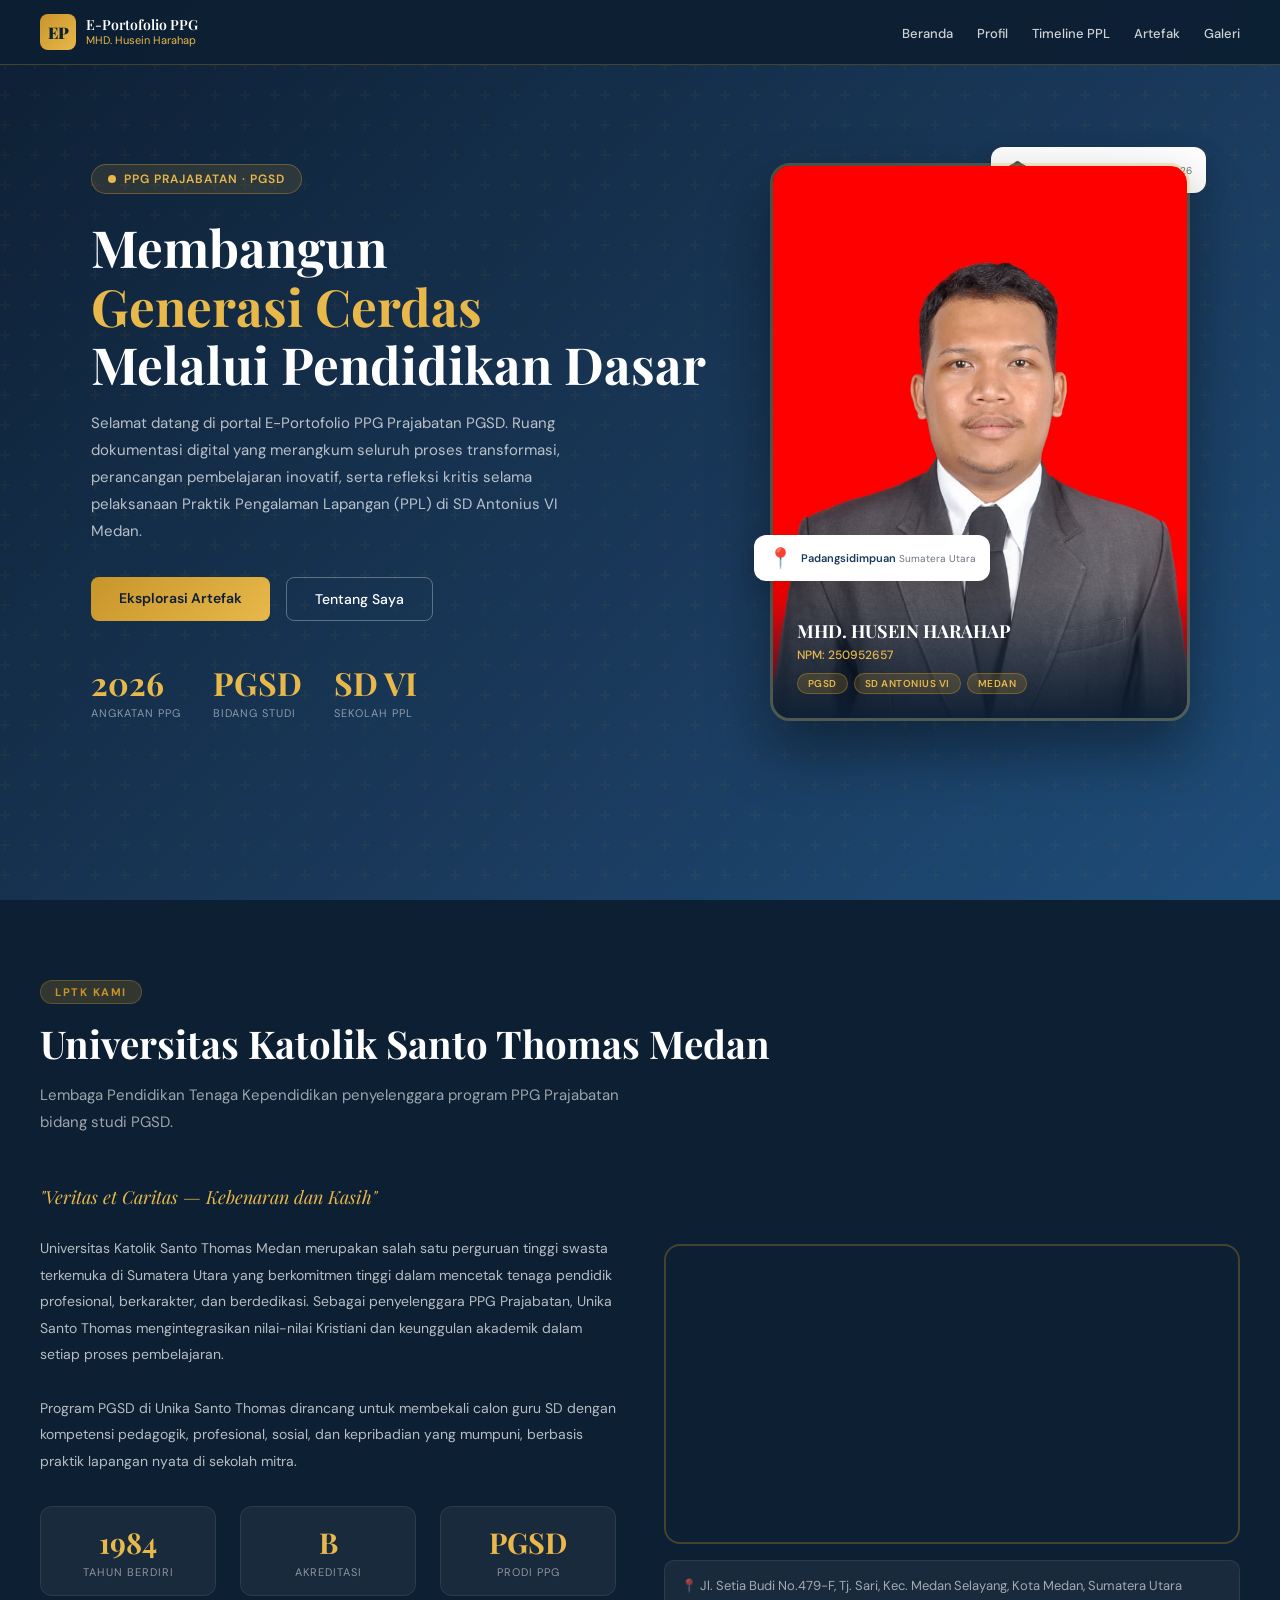
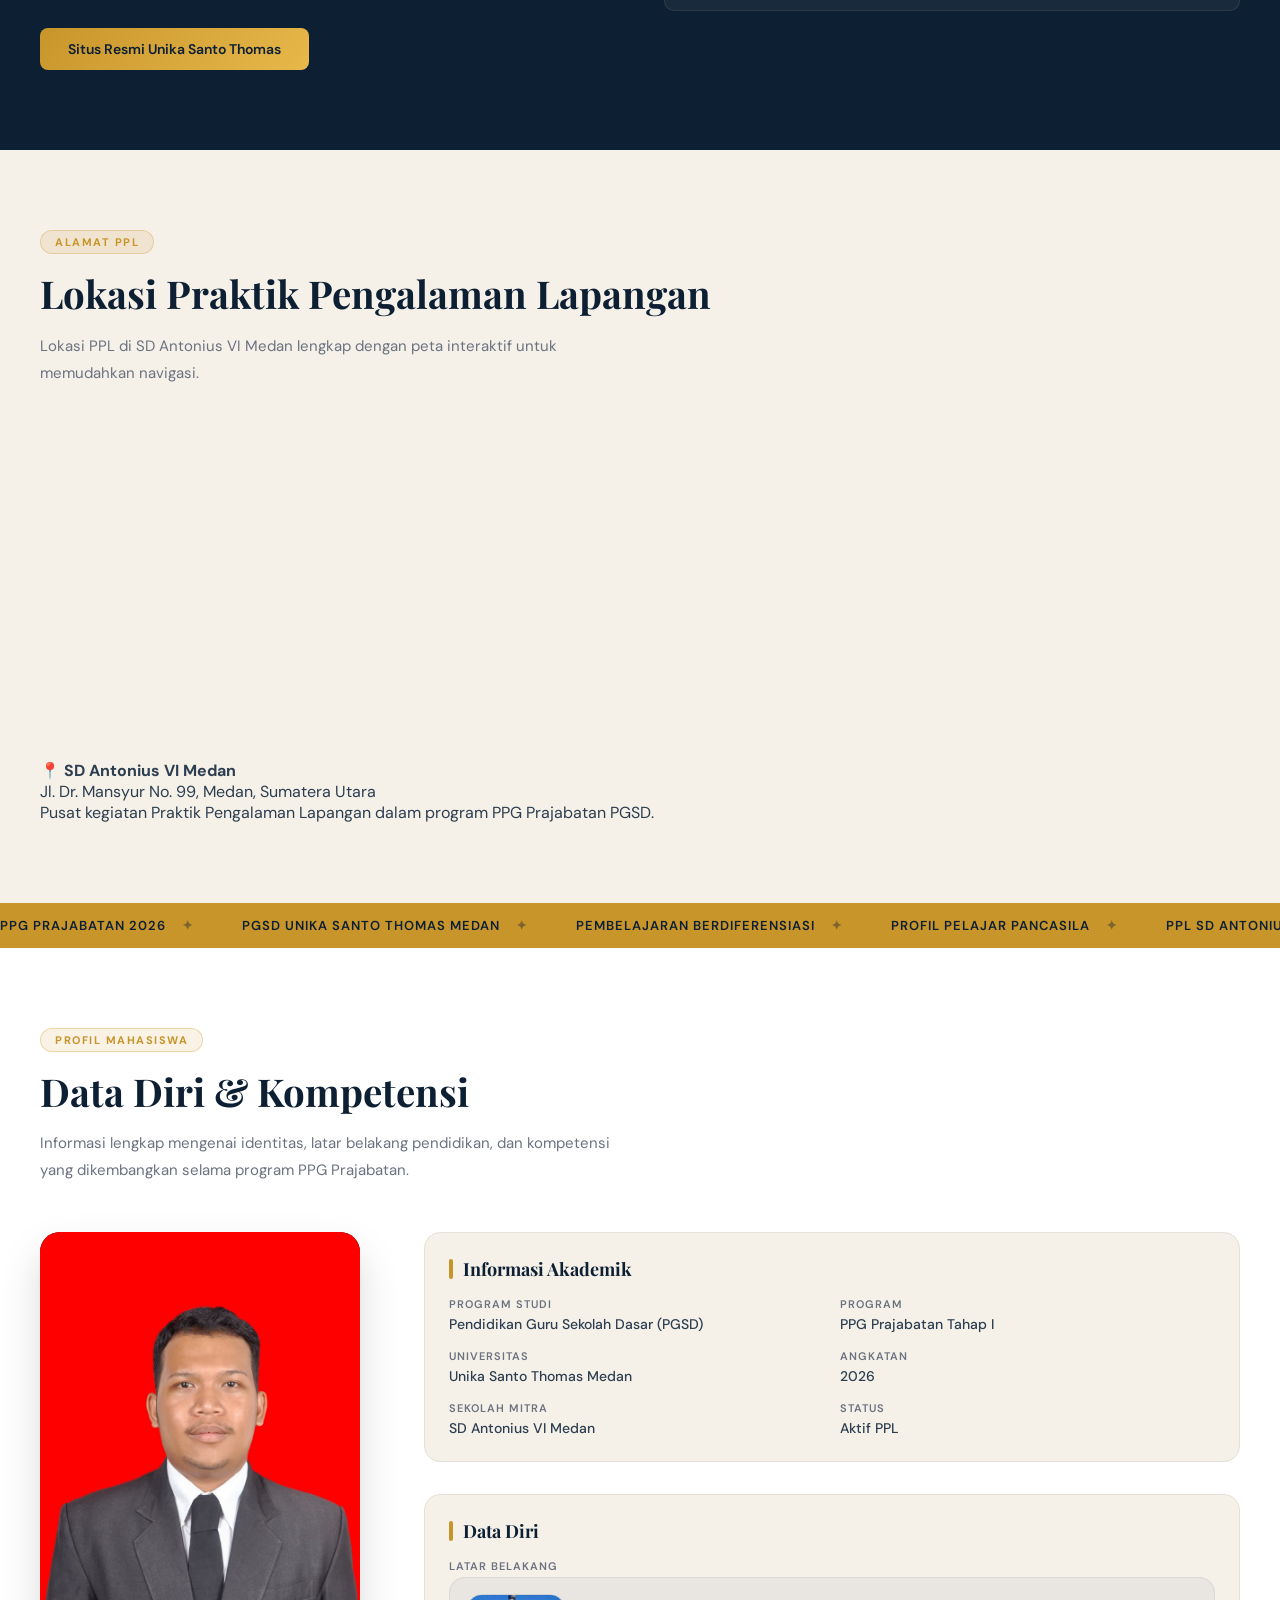
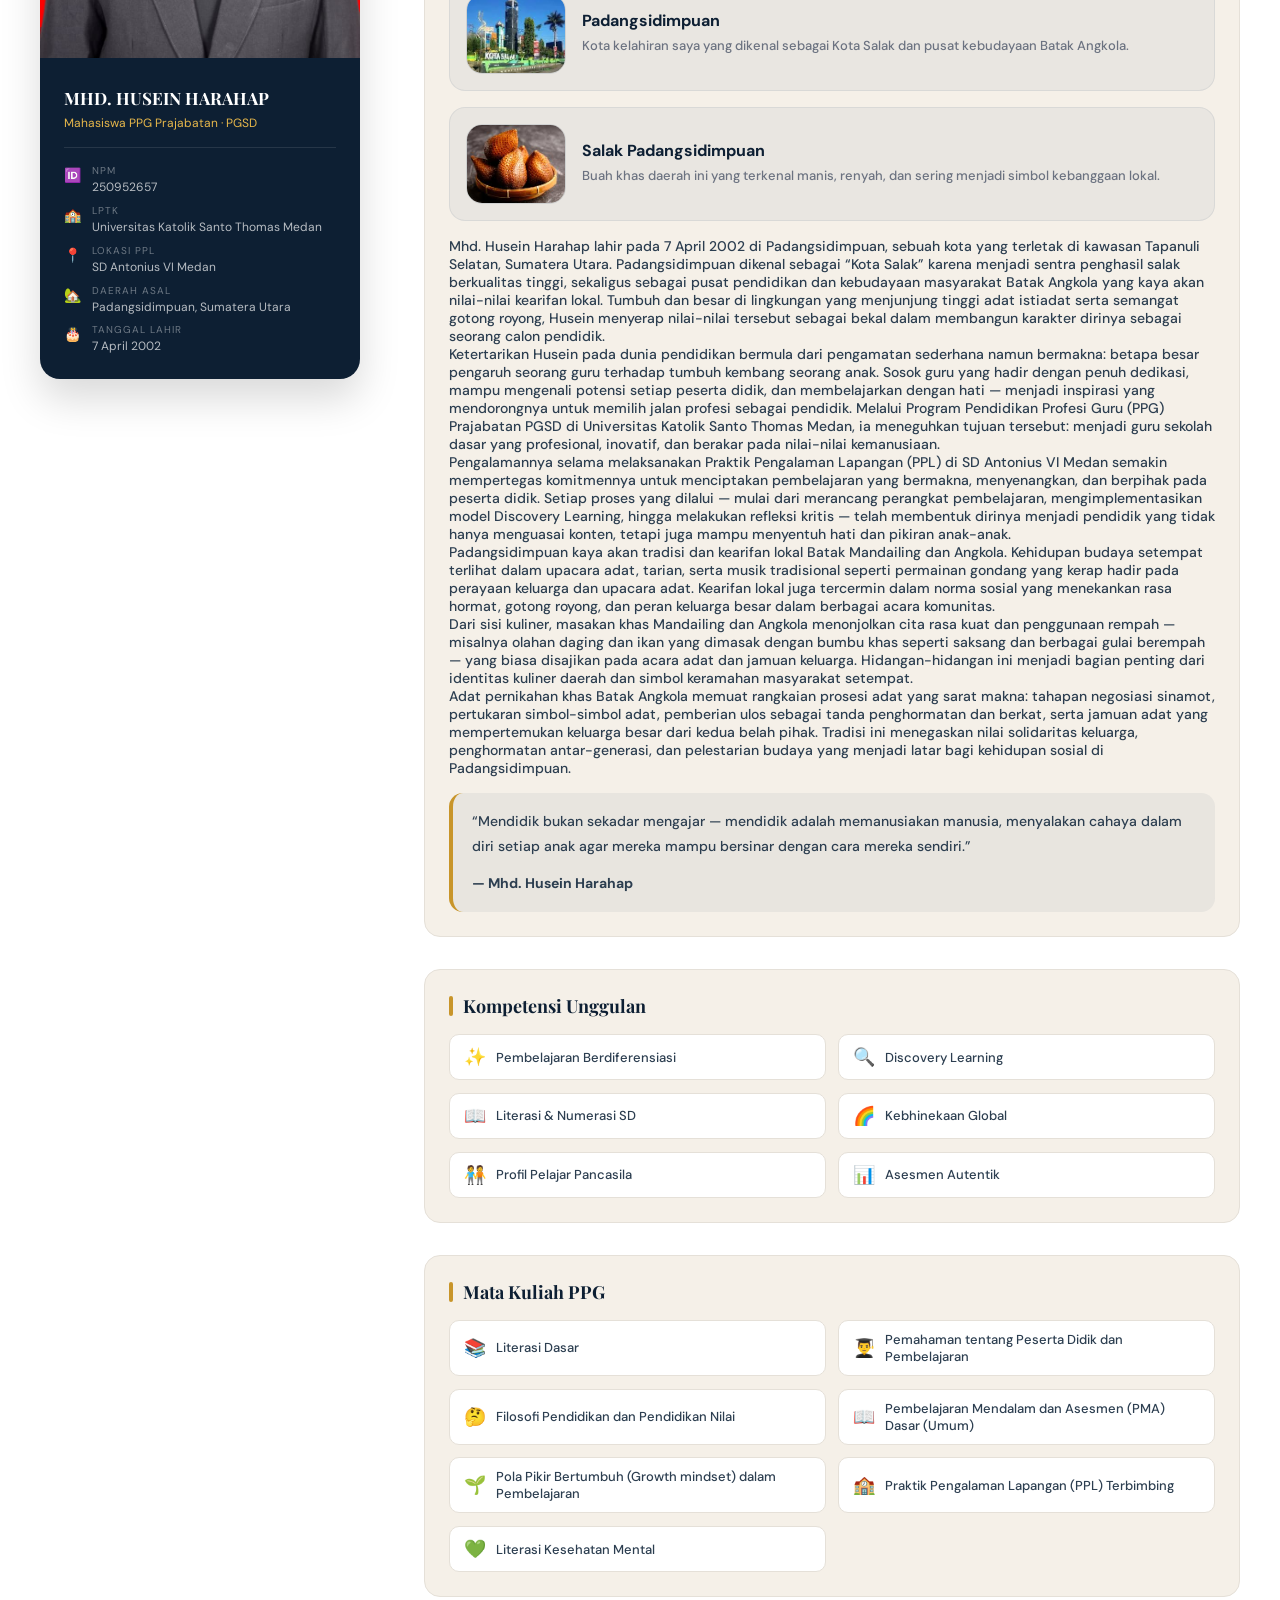
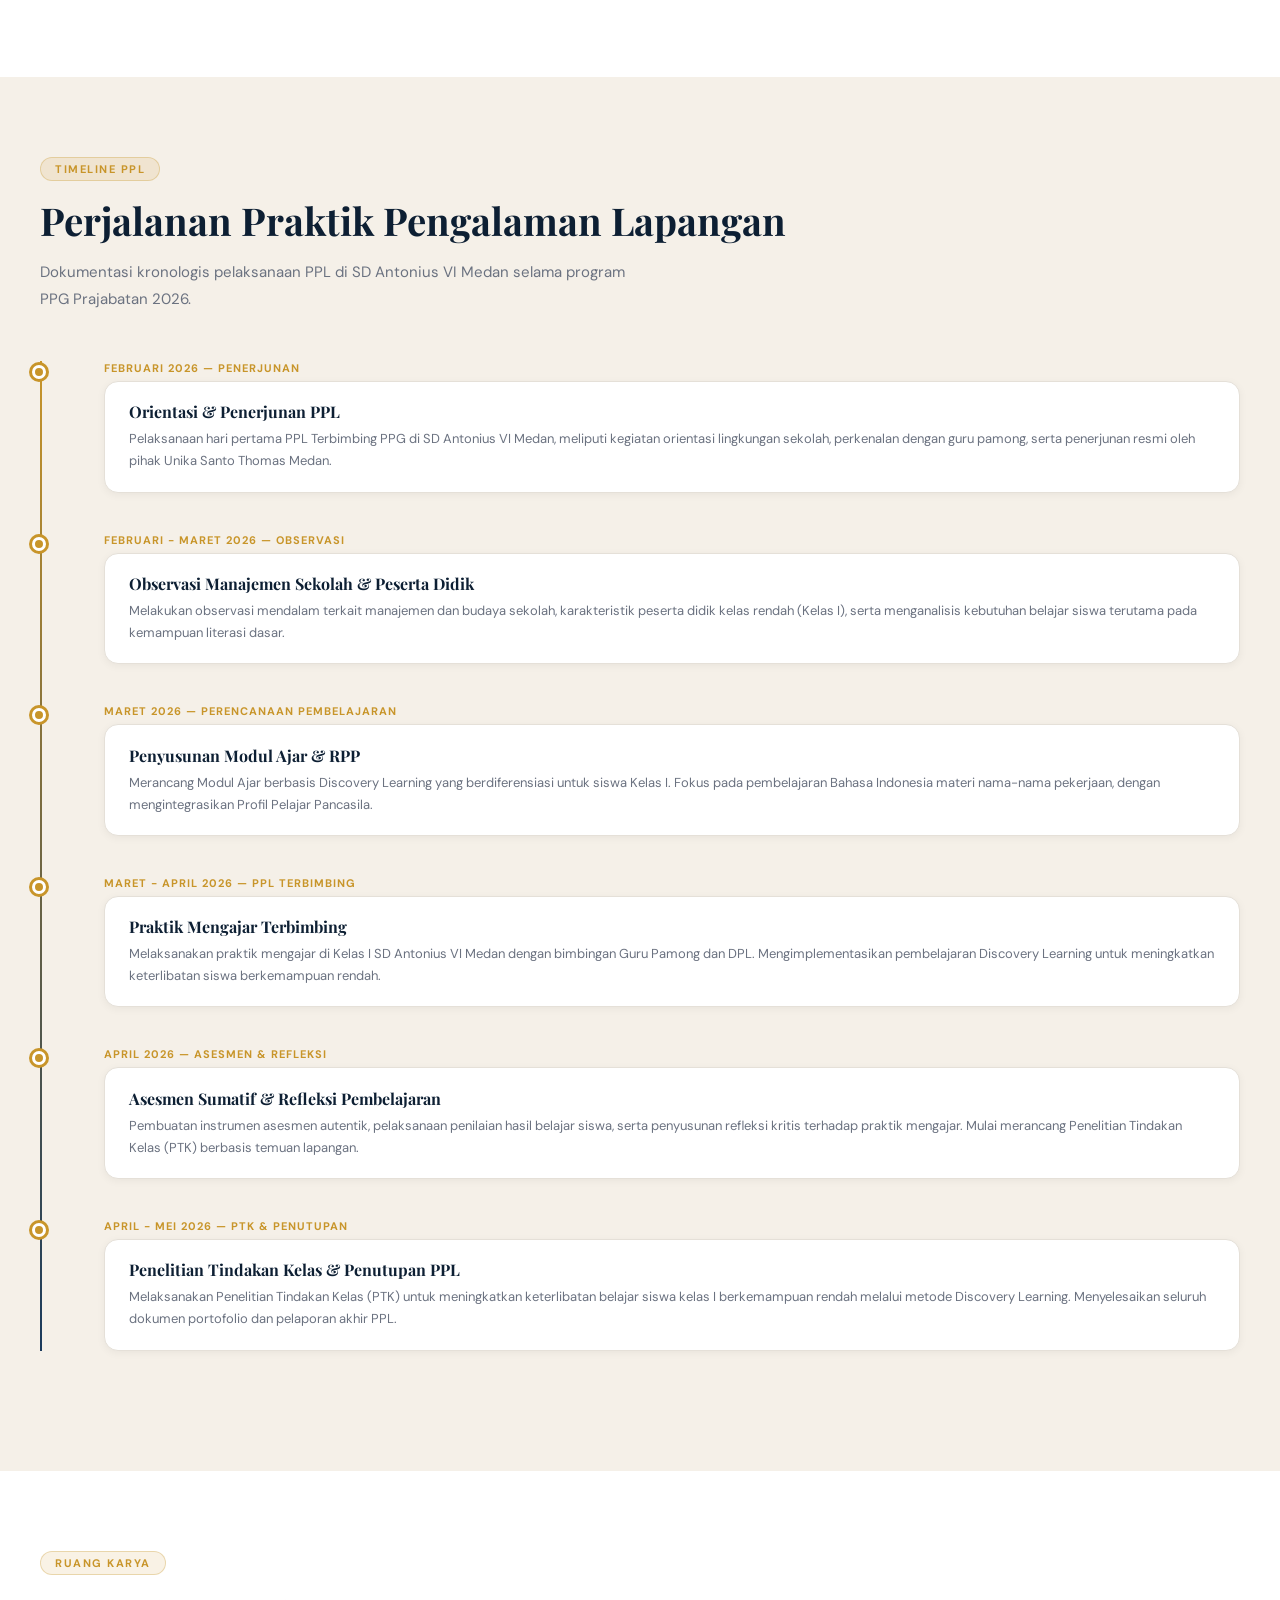
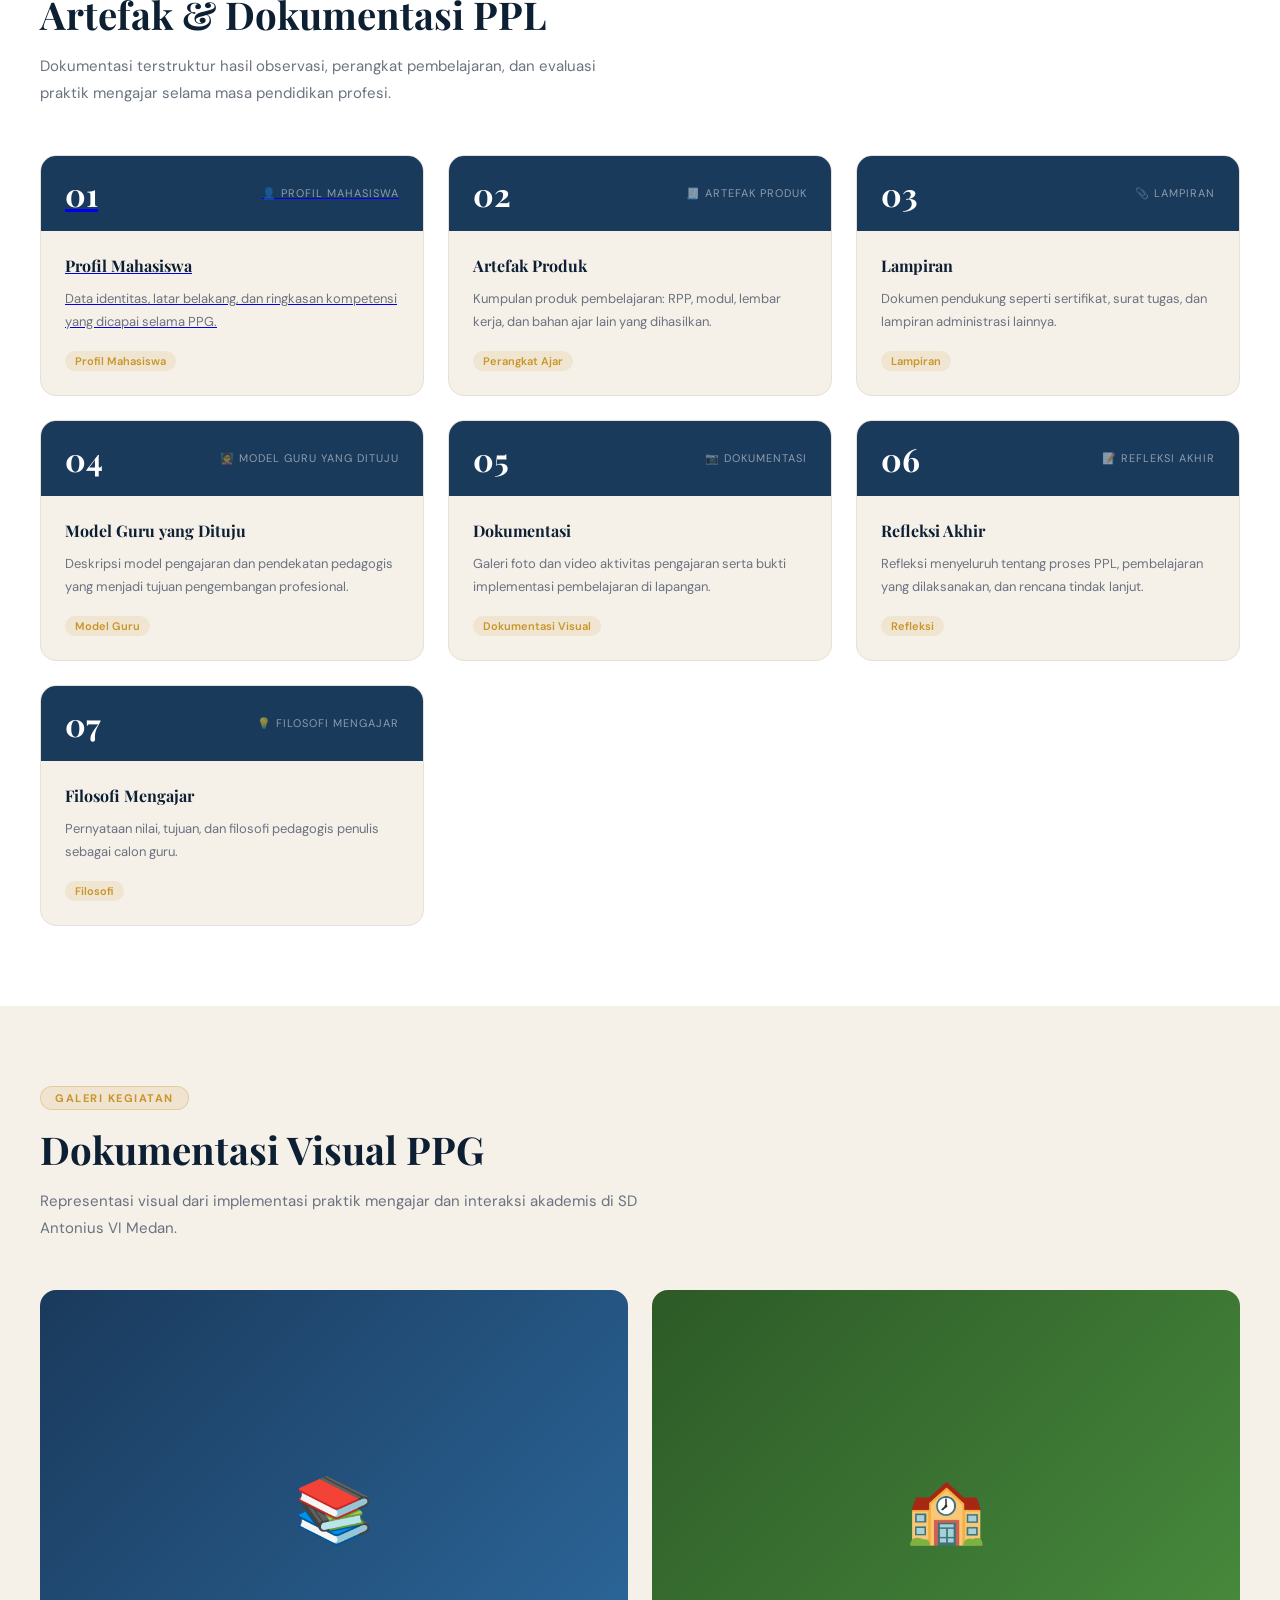
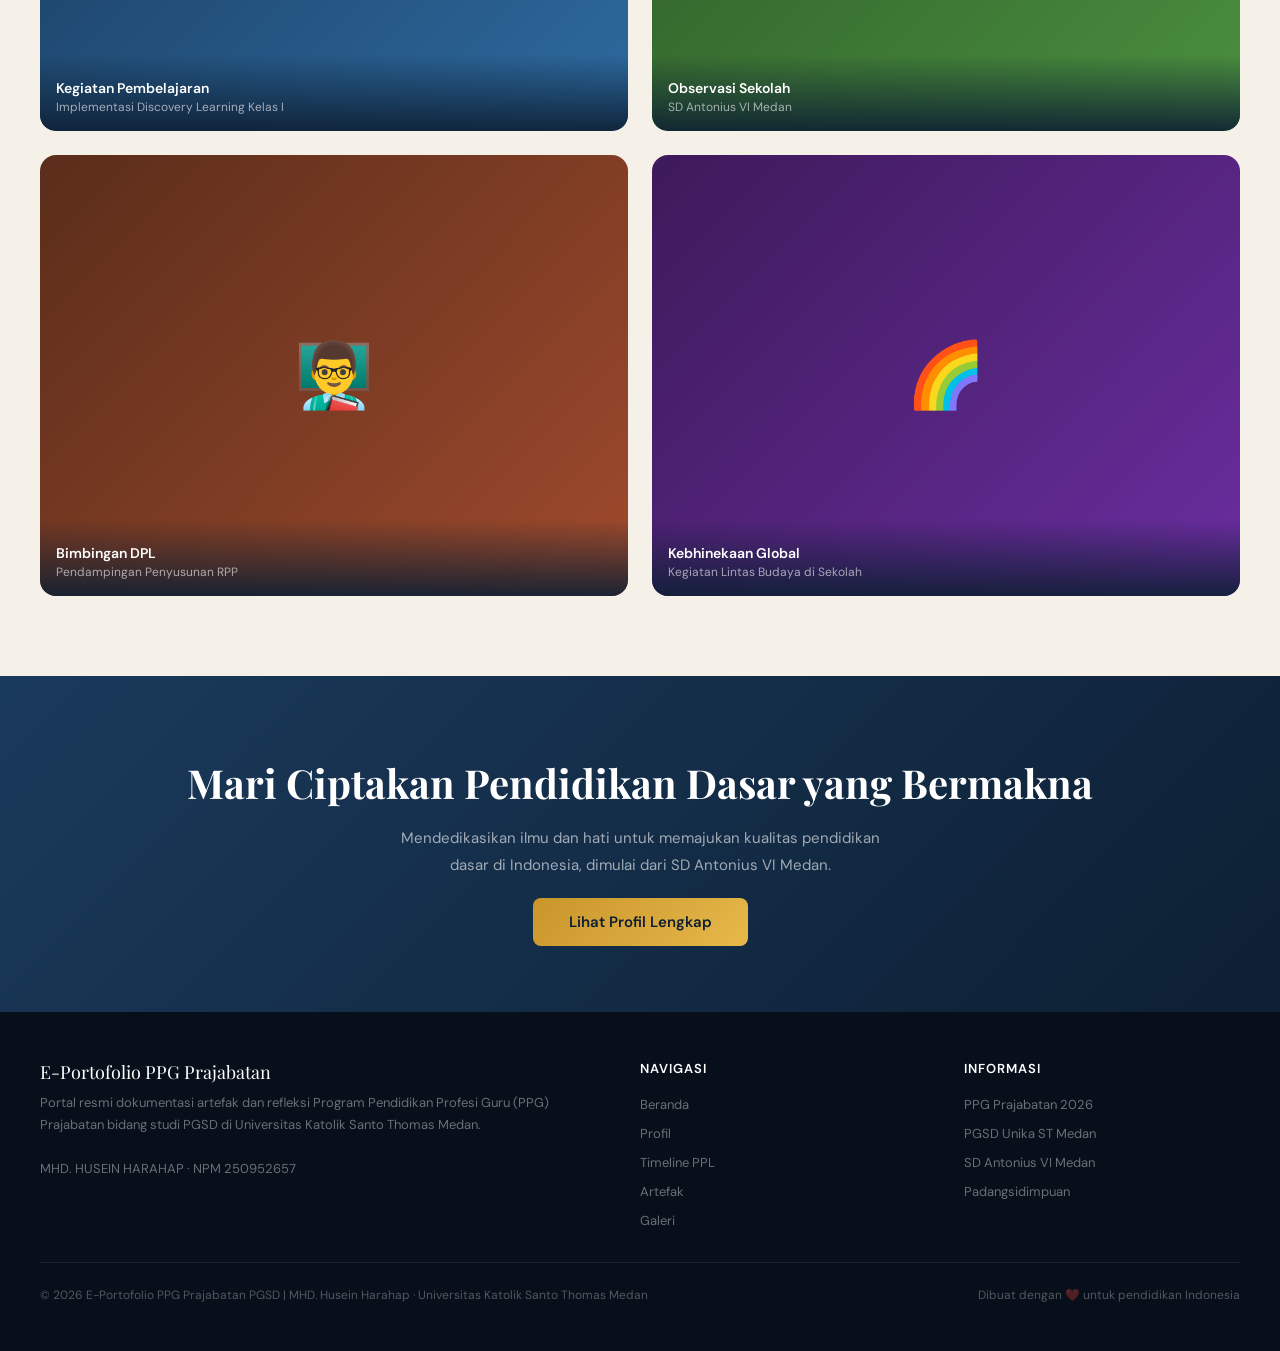
<file: index.html>
<!DOCTYPE html>
<html lang="id">
<head>
<meta charset="UTF-8">
<meta name="viewport" content="width=device-width, initial-scale=1.0">
<title>E-Portofolio PPG | MHD. HUSEIN HARAHAP</title>
<link href="https://fonts.googleapis.com/css2?family=Playfair+Display:wght@400;600;700;900&family=DM+Sans:wght@300;400;500;600&display=swap" rel="stylesheet">
<link rel="stylesheet" href="styles.css">
</head>
<body>
<!-- NAVBAR -->
<nav>
  <div class="nav-inner">
    <a href="#" class="nav-brand">
      <div class="nav-logo">EP</div>
      <div class="nav-title">E-Portofolio PPG <span>MHD. Husein Harahap</span></div>
    </a>
    <ul class="nav-links">
      <li><a href="#beranda">Beranda</a></li>
      <li><a href="#profil">Profil</a></li>
      <li><a href="#timeline">Timeline PPL</a></li>
      <li><a href="#artefak">Artefak</a></li>
      <li><a href="#galeri">Galeri</a></li>
    </ul>
  </div>
</nav>

<!-- HERO -->
<section class="hero" id="beranda">
  <div class="hero-container">
    <div class="hero-content">
      <div class="hero-badge">
        <div class="hero-dot"></div>
        <span>PPG Prajabatan · PGSD</span>
      </div>
      <h1>Membangun <em>Generasi Cerdas</em> Melalui Pendidikan Dasar</h1>
      <p class="hero-desc">Selamat datang di portal E-Portofolio PPG Prajabatan PGSD. Ruang dokumentasi digital yang merangkum seluruh proses transformasi, perancangan pembelajaran inovatif, serta refleksi kritis selama pelaksanaan Praktik Pengalaman Lapangan (PPL) di SD Antonius VI Medan.</p>
      <div class="hero-btns">
        <a href="#artefak" class="btn-primary">Eksplorasi Artefak</a>
        <a href="#profil" class="btn-outline">Tentang Saya</a>
      </div>
      <div class="hero-stats">
        <div class="stat">
          <div class="stat-num">2026</div>
          <div class="stat-label">Angkatan PPG</div>
        </div>
        <div class="stat">
          <div class="stat-num">PGSD</div>
          <div class="stat-label">Bidang Studi</div>
        </div>
        <div class="stat">
          <div class="stat-num">SD VI</div>
          <div class="stat-label">Sekolah PPL</div>
        </div>
      </div>
    </div>
    <div class="hero-card">
      <div class="float-badge" style="top:-16px;right:-16px;">
        <span class="float-icon">🎓</span>
        <div class="float-text">PPG Prajabatan <span class="float-sub">Tahap I · 2026</span></div>
      </div>
      <div class="hero-photo-wrap">
        <img src="[data-uri]" alt="MHD. Husein Harahap">
        <div class="hero-photo-overlay">
          <div class="hero-name">MHD. HUSEIN HARAHAP</div>
          <div class="hero-npm">NPM: 250952657</div>
          <div class="hero-tags">
            <span>PGSD</span>
            <span>SD Antonius VI</span>
            <span>Medan</span>
          </div>
        </div>
      </div>
      <div class="float-badge" style="bottom:140px;left:-16px;">
        <span class="float-icon">📍</span>
        <div class="float-text">Padangsidimpuan <span class="float-sub">Sumatera Utara</span></div>
      </div>
    </div>
  </div>
</section>

<!-- UNIVERSITAS -->
<section class="univ-section" id="universitas">
  <div class="section-inner">
    <div class="section-header">
      <span class="section-tag">LPTK Kami</span>
      <h2 class="section-title">Universitas Katolik Santo Thomas Medan</h2>
      <p class="section-desc">Lembaga Pendidikan Tenaga Kependidikan penyelenggara program PPG Prajabatan bidang studi PGSD.</p>
    </div>
    <div class="univ-grid">
      <div class="univ-info">
        <div class="univ-quote">"Veritas et Caritas — Kebenaran dan Kasih"</div>
        <div class="univ-text">
          Universitas Katolik Santo Thomas Medan merupakan salah satu perguruan tinggi swasta terkemuka di Sumatera Utara yang berkomitmen tinggi dalam mencetak tenaga pendidik profesional, berkarakter, dan berdedikasi. Sebagai penyelenggara PPG Prajabatan, Unika Santo Thomas mengintegrasikan nilai-nilai Kristiani dan keunggulan akademik dalam setiap proses pembelajaran.<br><br>
          Program PGSD di Unika Santo Thomas dirancang untuk membekali calon guru SD dengan kompetensi pedagogik, profesional, sosial, dan kepribadian yang mumpuni, berbasis praktik lapangan nyata di sekolah mitra.
        </div>
        <div class="univ-stats">
          <div class="univ-stat">
            <div class="univ-stat-num">1984</div>
            <div class="univ-stat-label">Tahun Berdiri</div>
          </div>
          <div class="univ-stat">
            <div class="univ-stat-num">B</div>
            <div class="univ-stat-label">Akreditasi</div>
          </div>
          <div class="univ-stat">
            <div class="univ-stat-num">PGSD</div>
            <div class="univ-stat-label">Prodi PPG</div>
          </div>
        </div>
        <a href="https://www.ust.ac.id" target="_blank" class="btn-primary" style="display:inline-block;text-decoration:none;">Situs Resmi Unika Santo Thomas</a>
      </div>
      <div>
        <div class="univ-map">
          <iframe src="https://maps.google.com/maps?q=Universitas+Katolik+Santo+Thomas+Medan&t=&z=15&ie=UTF8&iwloc=&output=embed" loading="lazy"></iframe>
        </div>
        <div class="univ-address">
          <p>📍 Jl. Setia Budi No.479-F, Tj. Sari, Kec. Medan Selayang, Kota Medan, Sumatera Utara</p>
        </div>
      </div>
    </div>
  </div>
</section>

<!-- ALAMAT PPL -->
<section class="alamat-section" id="alamat-ppl">
  <div class="section-inner">
    <div class="section-header">
      <span class="section-tag">Alamat PPL</span>
      <h2 class="section-title">Lokasi Praktik Pengalaman Lapangan</h2>
      <p class="section-desc">Lokasi PPL di SD Antonius VI Medan lengkap dengan peta interaktif untuk memudahkan navigasi.</p>
    </div>
    <div class="alamat-content">
      <div class="alamat-map">
        <iframe src="https://www.google.com/maps/embed?pb=!1m18!1m12!1m3!1d3982.0893757984627!2d98.71992399999999!3d3.5669030000000004!2m3!1f0!2f0!3f0!3m2!1i1024!2i768!4f13.1!3m3!1m2!1s0x303130e9330fdd1f%3A0xb8bdb1ba2dc30105!2sSDS.%20St.%20Antonius%20-VI!5e0!3m2!1sid!2sid!4v1781349498247!5m2!1sid!2sid" width="600" height="450" style="border:0; width:100%; height:320px;" allowfullscreen="" loading="lazy" referrerpolicy="no-referrer-when-downgrade"></iframe>
      </div>
      <div class="alamat-details">
        <p>📍 <strong>SD Antonius VI Medan</strong></p>
        <p>Jl. Dr. Mansyur No. 99, Medan, Sumatera Utara</p>
        <p>Pusat kegiatan Praktik Pengalaman Lapangan dalam program PPG Prajabatan PGSD.</p>
      </div>
    </div>
  </div>
</section>

<!-- MARQUEE -->
<div class="marquee-section">
  <div class="marquee-track">
    <span class="marquee-item">PPG Prajabatan 2026</span>
    <span class="marquee-item">PGSD Unika Santo Thomas Medan</span>
    <span class="marquee-item">Pembelajaran Berdiferensiasi</span>
    <span class="marquee-item">Profil Pelajar Pancasila</span>
    <span class="marquee-item">PPL SD Antonius VI Medan</span>
    <span class="marquee-item">Discovery Learning</span>
    <span class="marquee-item">Literasi & Numerasi</span>
    <span class="marquee-item">PPG Prajabatan 2026</span>
    <span class="marquee-item">PGSD Unika Santo Thomas Medan</span>
    <span class="marquee-item">Pembelajaran Berdiferensiasi</span>
    <span class="marquee-item">Profil Pelajar Pancasila</span>
    <span class="marquee-item">PPL SD Antonius VI Medan</span>
    <span class="marquee-item">Discovery Learning</span>
    <span class="marquee-item">Literasi & Numerasi</span>
  </div>
</div>

<!-- PROFIL -->
<section class="profil-section" id="profil">
  <div class="section-inner">
    <div class="section-header">
      <span class="section-tag">Profil Mahasiswa</span>
      <h2 class="section-title">Data Diri & Kompetensi</h2>
      <p class="section-desc">Informasi lengkap mengenai identitas, latar belakang pendidikan, dan kompetensi yang dikembangkan selama program PPG Prajabatan.</p>
    </div>
    <div class="profil-grid">
      <div class="profil-card">
        <div class="profil-card-img">
          <img src="[data-uri]" alt="MHD. Husein Harahap">
        </div>
        <div class="profil-card-body">
          <div class="profil-card-name">MHD. HUSEIN HARAHAP</div>
          <div class="profil-card-role">Mahasiswa PPG Prajabatan · PGSD</div>
          <div class="profil-card-divider"></div>
          <div class="profil-card-info">
            <div class="info-row">
              <span class="info-icon">🆔</span>
              <div class="info-text"><span class="info-label">NPM</span>250952657</div>
            </div>
            <div class="info-row">
              <span class="info-icon">🏫</span>
              <div class="info-text"><span class="info-label">LPTK</span>Universitas Katolik Santo Thomas Medan</div>
            </div>
            <div class="info-row">
              <span class="info-icon">📍</span>
              <div class="info-text"><span class="info-label">Lokasi PPL</span>SD Antonius VI Medan</div>
            </div>
            <div class="info-row">
              <span class="info-icon">🏡</span>
              <div class="info-text"><span class="info-label">Daerah Asal</span>Padangsidimpuan, Sumatera Utara</div>
            </div>
            <div class="info-row">
              <span class="info-icon">🎂</span>
              <div class="info-text"><span class="info-label">Tanggal Lahir</span>7 April 2002</div>
            </div>
          </div>
        </div>
      </div>
      <div class="profil-details">
        <div class="detail-card">
          <h3>Informasi Akademik</h3>
          <div class="detail-grid">
            <div class="detail-item">
              <label>Program Studi</label>
              <p>Pendidikan Guru Sekolah Dasar (PGSD)</p>
            </div>
            <div class="detail-item">
              <label>Program</label>
              <p>PPG Prajabatan Tahap I</p>
            </div>
            <div class="detail-item">
              <label>Universitas</label>
              <p>Unika Santo Thomas Medan</p>
            </div>
            <div class="detail-item">
              <label>Angkatan</label>
              <p>2026</p>
            </div>
            <div class="detail-item">
              <label>Sekolah Mitra</label>
              <p>SD Antonius VI Medan</p>
            </div>
            <div class="detail-item">
              <label>Status</label>
              <p>Aktif PPL</p>
            </div>
          </div>
        </div>
        <div class="detail-card">
          <h3>Data Diri</h3>
          <div class="detail-grid detail-grid--full">
            <div class="detail-item detail-item--full">
              <label>Latar Belakang</label>
              <div class="birthplace-card">
                <img src="images/download.jpg" alt="Kota Salak Padangsidimpuan" />
                <div class="birthplace-text">
                  <strong>Padangsidimpuan</strong>
                  <p>Kota kelahiran saya yang dikenal sebagai Kota Salak dan pusat kebudayaan Batak Angkola.</p>
                </div>
              </div>
              <div class="fruit-card">
                <img src="images/download (1).jpg" alt="Salak khas Padangsidimpuan" />
                <div class="fruit-text">
                  <strong>Salak Padangsidimpuan</strong>
                  <p>Buah khas daerah ini yang terkenal manis, renyah, dan sering menjadi simbol kebanggaan lokal.</p>
                </div>
              </div>
              <p>Mhd. Husein Harahap lahir pada 7 April 2002 di Padangsidimpuan, sebuah kota yang terletak di kawasan Tapanuli Selatan, Sumatera Utara. Padangsidimpuan dikenal sebagai “Kota Salak” karena menjadi sentra penghasil salak berkualitas tinggi, sekaligus sebagai pusat pendidikan dan kebudayaan masyarakat Batak Angkola yang kaya akan nilai-nilai kearifan lokal. Tumbuh dan besar di lingkungan yang menjunjung tinggi adat istiadat serta semangat gotong royong, Husein menyerap nilai-nilai tersebut sebagai bekal dalam membangun karakter dirinya sebagai seorang calon pendidik.</p>
              <p>Ketertarikan Husein pada dunia pendidikan bermula dari pengamatan sederhana namun bermakna: betapa besar pengaruh seorang guru terhadap tumbuh kembang seorang anak. Sosok guru yang hadir dengan penuh dedikasi, mampu mengenali potensi setiap peserta didik, dan membelajarkan dengan hati — menjadi inspirasi yang mendorongnya untuk memilih jalan profesi sebagai pendidik. Melalui Program Pendidikan Profesi Guru (PPG) Prajabatan PGSD di Universitas Katolik Santo Thomas Medan, ia meneguhkan tujuan tersebut: menjadi guru sekolah dasar yang profesional, inovatif, dan berakar pada nilai-nilai kemanusiaan.</p>
              <p>Pengalamannya selama melaksanakan Praktik Pengalaman Lapangan (PPL) di SD Antonius VI Medan semakin mempertegas komitmennya untuk menciptakan pembelajaran yang bermakna, menyenangkan, dan berpihak pada peserta didik. Setiap proses yang dilalui — mulai dari merancang perangkat pembelajaran, mengimplementasikan model Discovery Learning, hingga melakukan refleksi kritis — telah membentuk dirinya menjadi pendidik yang tidak hanya menguasai konten, tetapi juga mampu menyentuh hati dan pikiran anak-anak.</p>

              <p>Padangsidimpuan kaya akan tradisi dan kearifan lokal Batak Mandailing dan Angkola. Kehidupan budaya setempat terlihat dalam upacara adat, tarian, serta musik tradisional seperti permainan gondang yang kerap hadir pada perayaan keluarga dan upacara adat. Kearifan lokal juga tercermin dalam norma sosial yang menekankan rasa hormat, gotong royong, dan peran keluarga besar dalam berbagai acara komunitas.</p>

              <p>Dari sisi kuliner, masakan khas Mandailing dan Angkola menonjolkan cita rasa kuat dan penggunaan rempah — misalnya olahan daging dan ikan yang dimasak dengan bumbu khas seperti saksang dan berbagai gulai berempah — yang biasa disajikan pada acara adat dan jamuan keluarga. Hidangan-hidangan ini menjadi bagian penting dari identitas kuliner daerah dan simbol keramahan masyarakat setempat.</p>

              <p>Adat pernikahan khas Batak Angkola memuat rangkaian prosesi adat yang sarat makna: tahapan negosiasi sinamot, pertukaran simbol-simbol adat, pemberian ulos sebagai tanda penghormatan dan berkat, serta jamuan adat yang mempertemukan keluarga besar dari kedua belah pihak. Tradisi ini menegaskan nilai solidaritas keluarga, penghormatan antar-generasi, dan pelestarian budaya yang menjadi latar bagi kehidupan sosial di Padangsidimpuan.</p>

              <div class="background-quote">
                <p>“Mendidik bukan sekadar mengajar — mendidik adalah memanusiakan manusia, menyalakan cahaya dalam diri setiap anak agar mereka mampu bersinar dengan cara mereka sendiri.”</p>
                <p><strong>— Mhd. Husein Harahap</strong></p>
              </div>
            </div>
          </div>
        </div>
        <div class="detail-card">
          <h3>Kompetensi Unggulan</h3>
          <div class="competency-grid">
            <div class="comp-item"><span class="comp-icon">✨</span><span class="comp-text">Pembelajaran Berdiferensiasi</span></div>
            <div class="comp-item"><span class="comp-icon">🔍</span><span class="comp-text">Discovery Learning</span></div>
            <div class="comp-item"><span class="comp-icon">📖</span><span class="comp-text">Literasi & Numerasi SD</span></div>
            <div class="comp-item"><span class="comp-icon">🌈</span><span class="comp-text">Kebhinekaan Global</span></div>
            <div class="comp-item"><span class="comp-icon">🧑‍🤝‍🧑</span><span class="comp-text">Profil Pelajar Pancasila</span></div>
            <div class="comp-item"><span class="comp-icon">📊</span><span class="comp-text">Asesmen Autentik</span></div>
          </div>
        </div>
        <div class="detail-card">
          <h3>Mata Kuliah PPG</h3>
          <div class="competency-grid">
            <div class="comp-item"><span class="comp-icon">📚</span><span class="comp-text">Literasi Dasar</span></div>
            <div class="comp-item"><span class="comp-icon">👨‍🎓</span><span class="comp-text">Pemahaman tentang Peserta Didik dan Pembelajaran</span></div>
            <div class="comp-item"><span class="comp-icon">🤔</span><span class="comp-text">Filosofi Pendidikan dan Pendidikan Nilai</span></div>
            <div class="comp-item"><span class="comp-icon">📖</span><span class="comp-text">Pembelajaran Mendalam dan Asesmen (PMA) Dasar (Umum)</span></div>
            <div class="comp-item"><span class="comp-icon">🌱</span><span class="comp-text">Pola Pikir Bertumbuh (Growth mindset) dalam Pembelajaran</span></div>
            <div class="comp-item"><span class="comp-icon">🏫</span><span class="comp-text">Praktik Pengalaman Lapangan (PPL) Terbimbing</span></div>
            <div class="comp-item"><span class="comp-icon">💚</span><span class="comp-text">Literasi Kesehatan Mental</span></div>
          </div>
        </div>
      </div>
    </div>
  </div>
</section>

<!-- TIMELINE -->
<section class="timeline-section" id="timeline">
  <div class="section-inner">
    <div class="section-header">
      <span class="section-tag">Timeline PPL</span>
      <h2 class="section-title">Perjalanan Praktik Pengalaman Lapangan</h2>
      <p class="section-desc">Dokumentasi kronologis pelaksanaan PPL di SD Antonius VI Medan selama program PPG Prajabatan 2026.</p>
    </div>
    <div class="timeline">
      <div class="timeline-item">
        <div class="timeline-dot"></div>
        <div class="timeline-date">Februari 2026 — Penerjunan</div>
        <div class="timeline-card">
          <h4>Orientasi & Penerjunan PPL</h4>
          <p>Pelaksanaan hari pertama PPL Terbimbing PPG di SD Antonius VI Medan, meliputi kegiatan orientasi lingkungan sekolah, perkenalan dengan guru pamong, serta penerjunan resmi oleh pihak Unika Santo Thomas Medan.</p>
        </div>
      </div>
      <div class="timeline-item">
        <div class="timeline-dot"></div>
        <div class="timeline-date">Februari - Maret 2026 — Observasi</div>
        <div class="timeline-card">
          <h4>Observasi Manajemen Sekolah & Peserta Didik</h4>
          <p>Melakukan observasi mendalam terkait manajemen dan budaya sekolah, karakteristik peserta didik kelas rendah (Kelas I), serta menganalisis kebutuhan belajar siswa terutama pada kemampuan literasi dasar.</p>
        </div>
      </div>
      <div class="timeline-item">
        <div class="timeline-dot"></div>
        <div class="timeline-date">Maret 2026 — Perencanaan Pembelajaran</div>
        <div class="timeline-card">
          <h4>Penyusunan Modul Ajar & RPP</h4>
          <p>Merancang Modul Ajar berbasis Discovery Learning yang berdiferensiasi untuk siswa Kelas I. Fokus pada pembelajaran Bahasa Indonesia materi nama-nama pekerjaan, dengan mengintegrasikan Profil Pelajar Pancasila.</p>
        </div>
      </div>
      <div class="timeline-item">
        <div class="timeline-dot"></div>
        <div class="timeline-date">Maret - April 2026 — PPL Terbimbing</div>
        <div class="timeline-card">
          <h4>Praktik Mengajar Terbimbing</h4>
          <p>Melaksanakan praktik mengajar di Kelas I SD Antonius VI Medan dengan bimbingan Guru Pamong dan DPL. Mengimplementasikan pembelajaran Discovery Learning untuk meningkatkan keterlibatan siswa berkemampuan rendah.</p>
        </div>
      </div>
      <div class="timeline-item">
        <div class="timeline-dot"></div>
        <div class="timeline-date">April 2026 — Asesmen & Refleksi</div>
        <div class="timeline-card">
          <h4>Asesmen Sumatif & Refleksi Pembelajaran</h4>
          <p>Pembuatan instrumen asesmen autentik, pelaksanaan penilaian hasil belajar siswa, serta penyusunan refleksi kritis terhadap praktik mengajar. Mulai merancang Penelitian Tindakan Kelas (PTK) berbasis temuan lapangan.</p>
        </div>
      </div>
      <div class="timeline-item">
        <div class="timeline-dot"></div>
        <div class="timeline-date">April - Mei 2026 — PTK & Penutupan</div>
        <div class="timeline-card">
          <h4>Penelitian Tindakan Kelas & Penutupan PPL</h4>
          <p>Melaksanakan Penelitian Tindakan Kelas (PTK) untuk meningkatkan keterlibatan belajar siswa kelas I berkemampuan rendah melalui metode Discovery Learning. Menyelesaikan seluruh dokumen portofolio dan pelaporan akhir PPL.</p>
        </div>
      </div>
    </div>
  </div>
</section>

<!-- ARTEFAK -->
<section class="artefak-section" id="artefak">
  <div class="section-inner">
    <div class="section-header">
      <span class="section-tag">Ruang Karya</span>
      <h2 class="section-title">Artefak & Dokumentasi PPL</h2>
      <p class="section-desc">Dokumentasi terstruktur hasil observasi, perangkat pembelajaran, dan evaluasi praktik mengajar selama masa pendidikan profesi.</p>
    </div>
    <div class="artefak-grid">
      <a href="#profil" class="artefak-card artefak-link" aria-label="Profil Mahasiswa">
        <div class="artefak-num">01 <span>👤 Profil Mahasiswa</span></div>
        <div class="artefak-body">
          <h3>Profil Mahasiswa</h3>
          <p>Data identitas, latar belakang, dan ringkasan kompetensi yang dicapai selama PPG.</p>
          <span class="artefak-tag">Profil Mahasiswa</span>
        </div>
      </a>
      <div class="artefak-card">
        <div class="artefak-num">02 <span>🧾 Artefak Produk</span></div>
        <div class="artefak-body">
          <h3>Artefak Produk</h3>
          <p>Kumpulan produk pembelajaran: RPP, modul, lembar kerja, dan bahan ajar lain yang dihasilkan.</p>
          <span class="artefak-tag">Perangkat Ajar</span>
        </div>
      </div>
      <div class="artefak-card">
        <div class="artefak-num">03 <span>📎 Lampiran</span></div>
        <div class="artefak-body">
          <h3>Lampiran</h3>
          <p>Dokumen pendukung seperti sertifikat, surat tugas, dan lampiran administrasi lainnya.</p>
          <span class="artefak-tag">Lampiran</span>
        </div>
      </div>
      <div class="artefak-card">
        <div class="artefak-num">04 <span>🧑‍🏫 Model Guru yang Dituju</span></div>
        <div class="artefak-body">
          <h3>Model Guru yang Dituju</h3>
          <p>Deskripsi model pengajaran dan pendekatan pedagogis yang menjadi tujuan pengembangan profesional.</p>
          <span class="artefak-tag">Model Guru</span>
        </div>
      </div>
      <div class="artefak-card">
        <div class="artefak-num">05 <span>📷 Dokumentasi</span></div>
        <div class="artefak-body">
          <h3>Dokumentasi</h3>
          <p>Galeri foto dan video aktivitas pengajaran serta bukti implementasi pembelajaran di lapangan.</p>
          <span class="artefak-tag">Dokumentasi Visual</span>
        </div>
      </div>
      <div class="artefak-card">
        <div class="artefak-num">06 <span>📝 Refleksi Akhir</span></div>
        <div class="artefak-body">
          <h3>Refleksi Akhir</h3>
          <p>Refleksi menyeluruh tentang proses PPL, pembelajaran yang dilaksanakan, dan rencana tindak lanjut.</p>
          <span class="artefak-tag">Refleksi</span>
        </div>
      </div>
      <div class="artefak-card">
        <div class="artefak-num">07 <span>💡 Filosofi Mengajar</span></div>
        <div class="artefak-body">
          <h3>Filosofi Mengajar</h3>
          <p>Pernyataan nilai, tujuan, dan filosofi pedagogis penulis sebagai calon guru.</p>
          <span class="artefak-tag">Filosofi</span>
        </div>
      </div>
    </div>
  </div>
</section>

<!-- GALERI -->
<section class="galeri-section" id="galeri">
  <div class="section-inner">
    <div class="section-header">
      <span class="section-tag">Galeri Kegiatan</span>
      <h2 class="section-title">Dokumentasi Visual PPG</h2>
      <p class="section-desc">Representasi visual dari implementasi praktik mengajar dan interaksi akademis di SD Antonius VI Medan.</p>
    </div>
    <div class="galeri-grid">
      <div class="galeri-item galeri-colors">
        <span class="galeri-emoji">📚</span>
        <div class="galeri-overlay">
          <div class="galeri-label">Kegiatan Pembelajaran</div>
          <div class="galeri-sublabel">Implementasi Discovery Learning Kelas I</div>
        </div>
      </div>
      <div class="galeri-item galeri-colors2">
        <span class="galeri-emoji">🏫</span>
        <div class="galeri-overlay">
          <div class="galeri-label">Observasi Sekolah</div>
          <div class="galeri-sublabel">SD Antonius VI Medan</div>
        </div>
      </div>
      <div class="galeri-item galeri-colors3">
        <span class="galeri-emoji">👨‍🏫</span>
        <div class="galeri-overlay">
          <div class="galeri-label">Bimbingan DPL</div>
          <div class="galeri-sublabel">Pendampingan Penyusunan RPP</div>
        </div>
      </div>
      <div class="galeri-item galeri-colors4">
        <span class="galeri-emoji">🌈</span>
        <div class="galeri-overlay">
          <div class="galeri-label">Kebhinekaan Global</div>
          <div class="galeri-sublabel">Kegiatan Lintas Budaya di Sekolah</div>
        </div>
      </div>
    </div>
  </div>
</section>

<!-- CTA -->
<section class="cta-section">
  <div class="section-inner">
    <h2>Mari Ciptakan Pendidikan Dasar yang Bermakna</h2>
    <p>Mendedikasikan ilmu dan hati untuk memajukan kualitas pendidikan dasar di Indonesia, dimulai dari SD Antonius VI Medan.</p>
    <a href="#profil" class="btn-primary">Lihat Profil Lengkap</a>
  </div>
</section>

<!-- FOOTER -->
<footer>
  <div class="footer-inner">
    <div class="footer-top">
      <div>
        <div class="footer-brand-name">E-Portofolio PPG Prajabatan</div>
        <div class="footer-brand-desc">Portal resmi dokumentasi artefak dan refleksi Program Pendidikan Profesi Guru (PPG) Prajabatan bidang studi PGSD di Universitas Katolik Santo Thomas Medan.<br><br>MHD. HUSEIN HARAHAP · NPM 250952657</div>
      </div>
      <div class="footer-col">
        <h4>Navigasi</h4>
        <ul>
          <li><a href="#beranda">Beranda</a></li>
          <li><a href="#profil">Profil</a></li>
          <li><a href="#timeline">Timeline PPL</a></li>
          <li><a href="#artefak">Artefak</a></li>
          <li><a href="#galeri">Galeri</a></li>
        </ul>
      </div>
      <div class="footer-col">
        <h4>Informasi</h4>
        <ul>
          <li><a href="#">PPG Prajabatan 2026</a></li>
          <li><a href="#">PGSD Unika ST Medan</a></li>
          <li><a href="#">SD Antonius VI Medan</a></li>
          <li><a href="#">Padangsidimpuan</a></li>
        </ul>
      </div>
    </div>
    <div class="footer-bottom">
      <p>© 2026 E-Portofolio PPG Prajabatan PGSD | MHD. Husein Harahap · Universitas Katolik Santo Thomas Medan</p>
      <p>Dibuat dengan ❤️ untuk pendidikan Indonesia</p>
    </div>
  </div>
</footer>

</body>
</html>
</file>
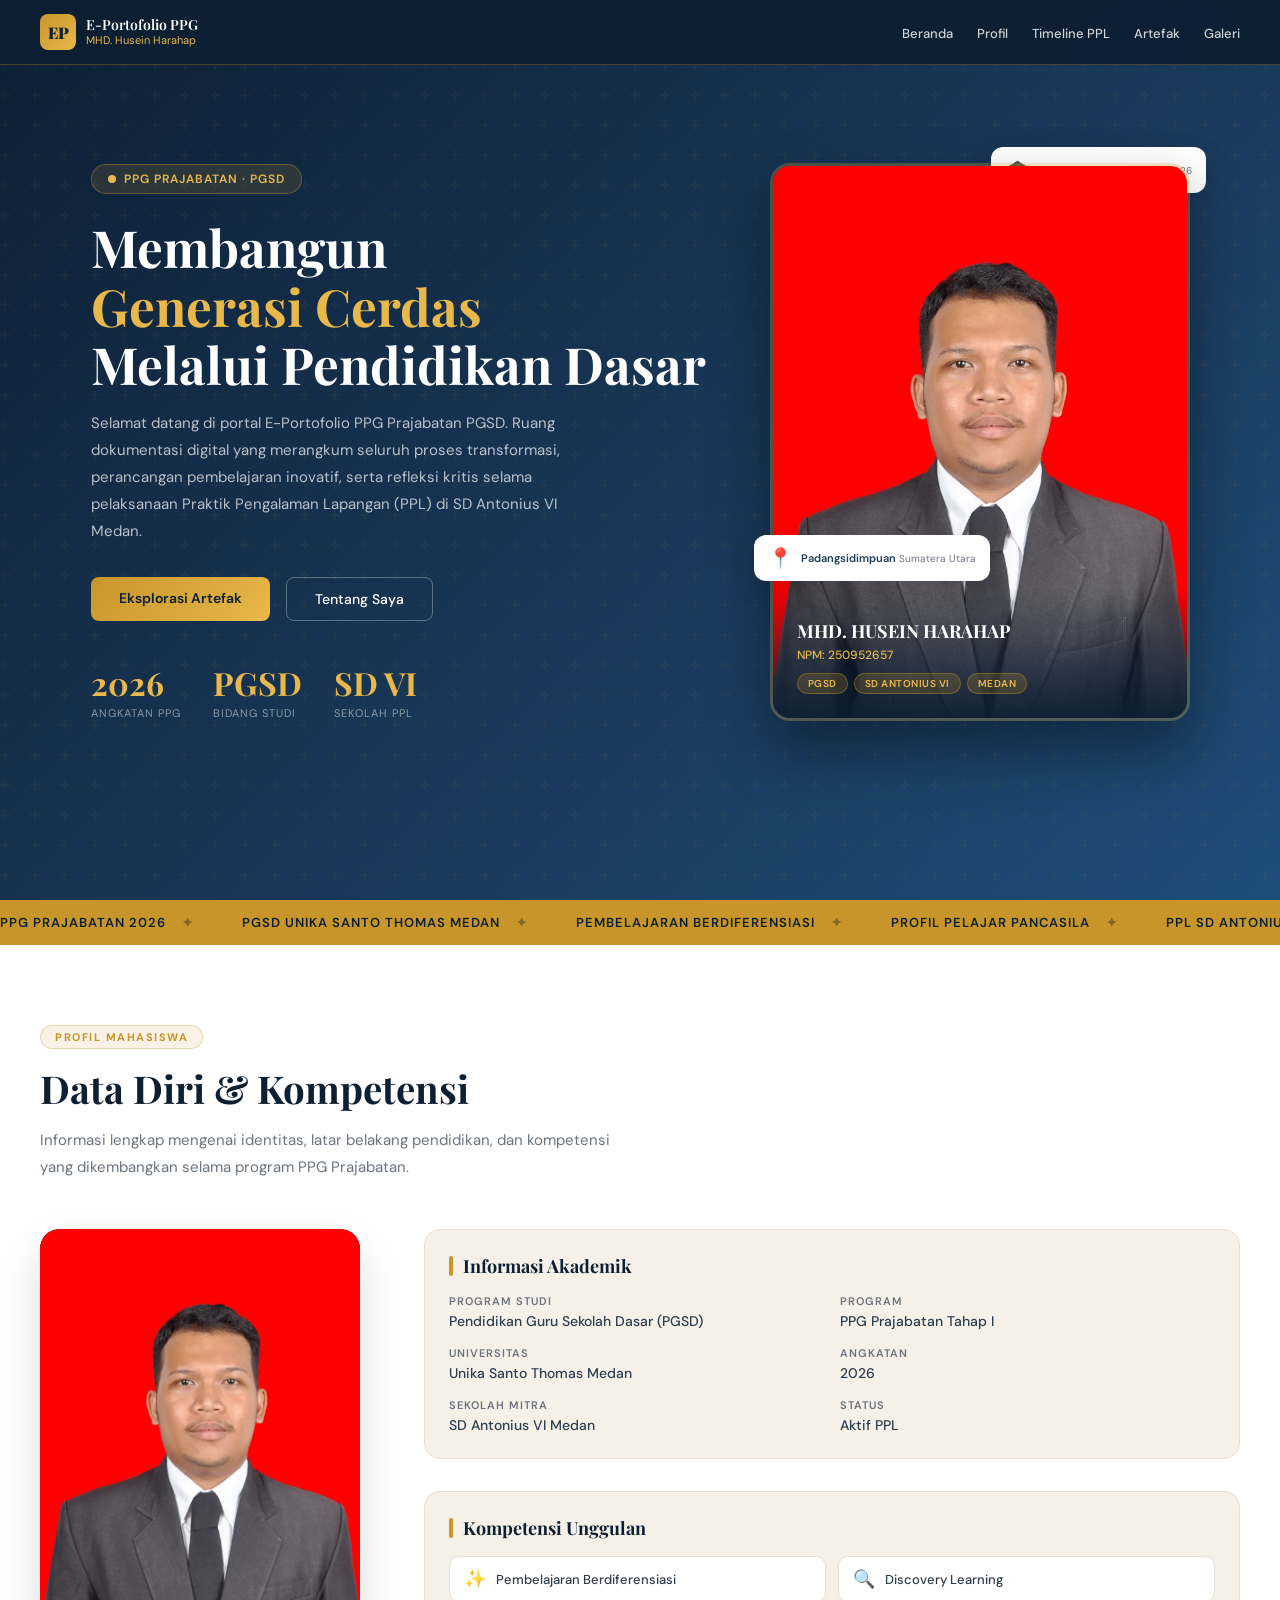
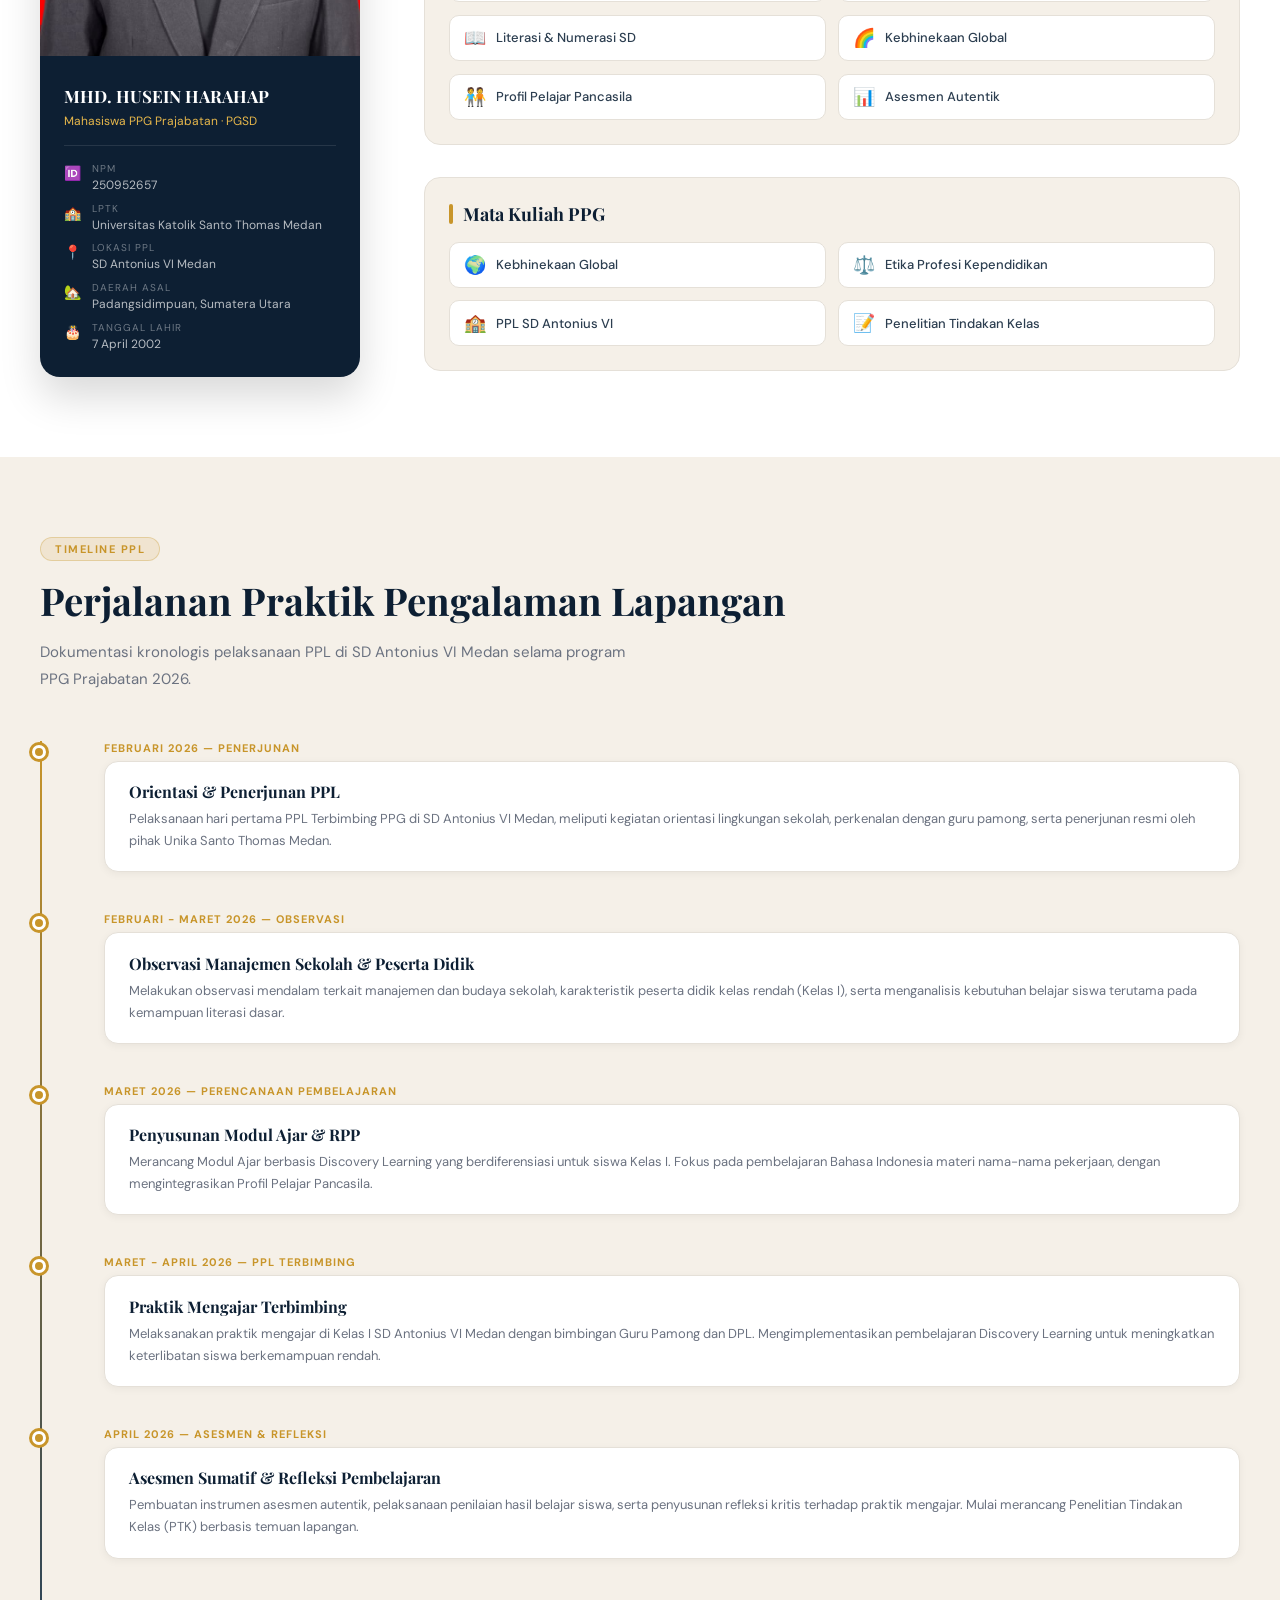
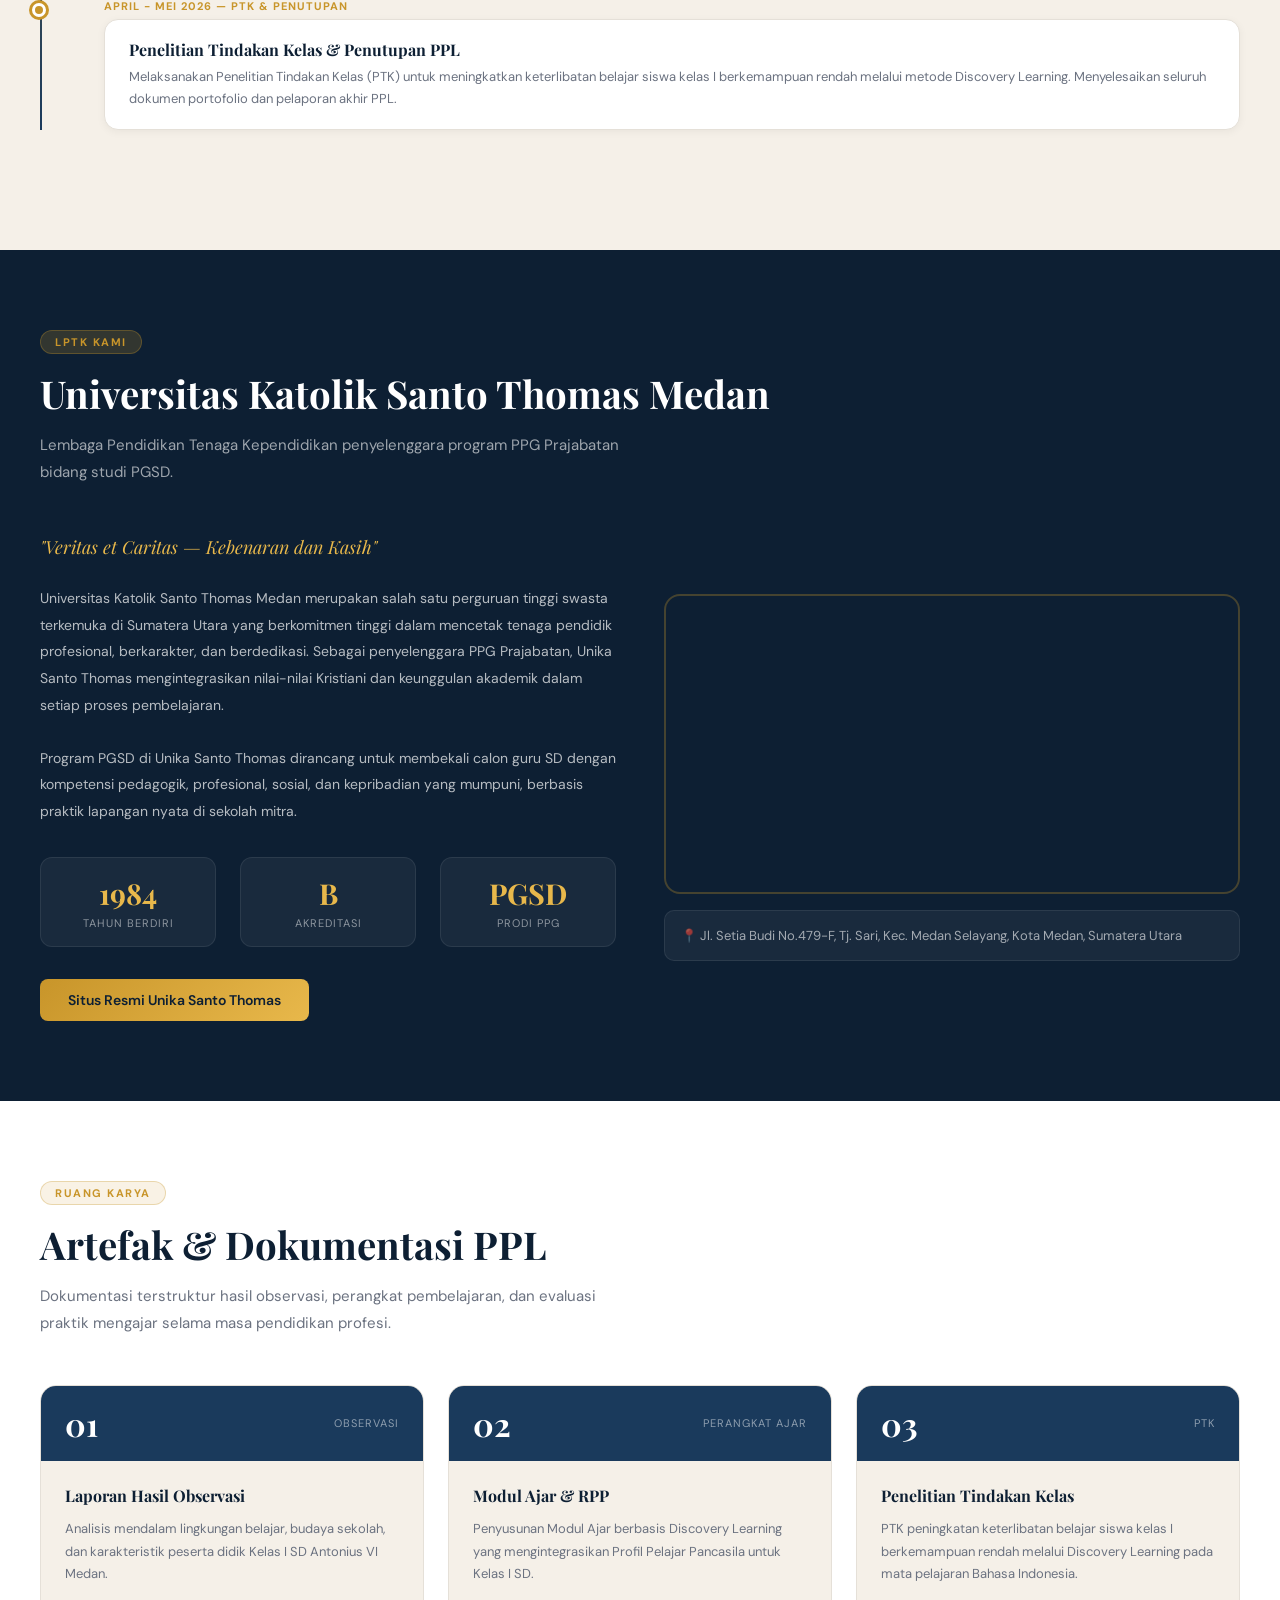
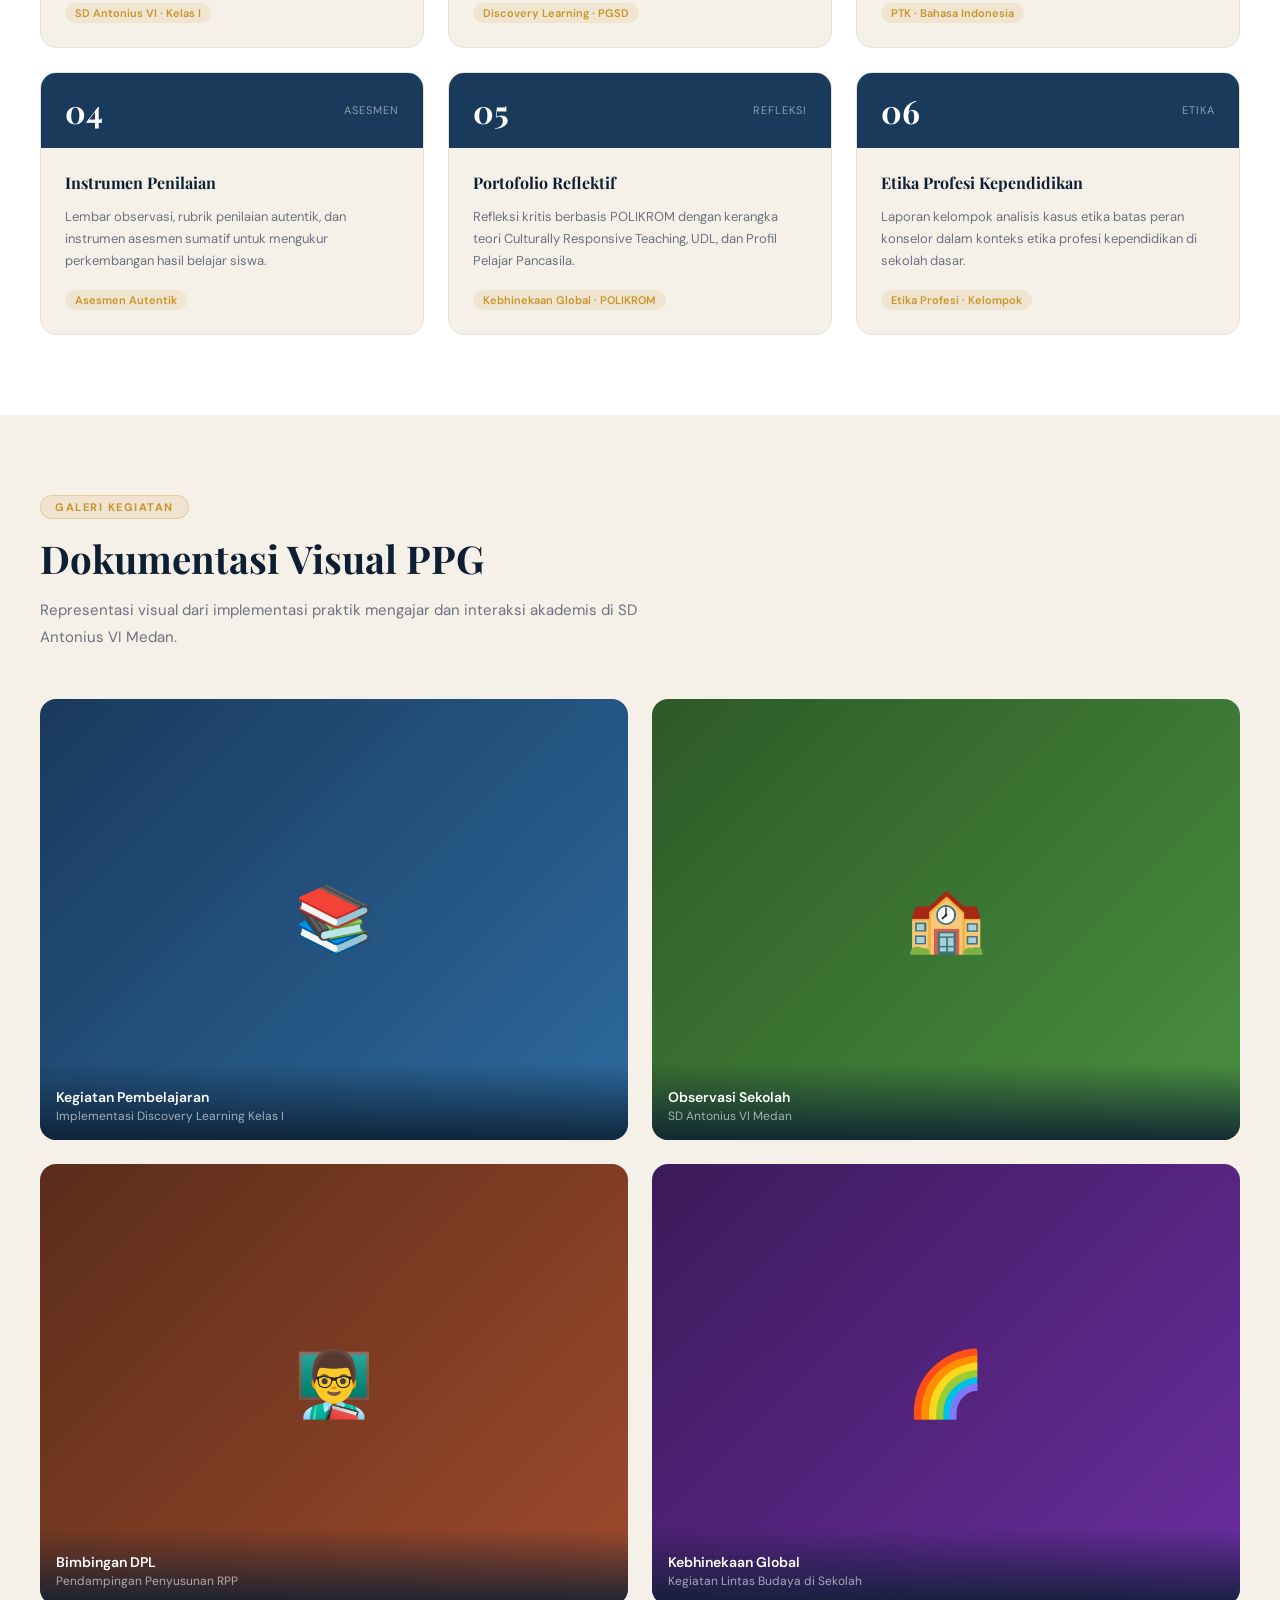
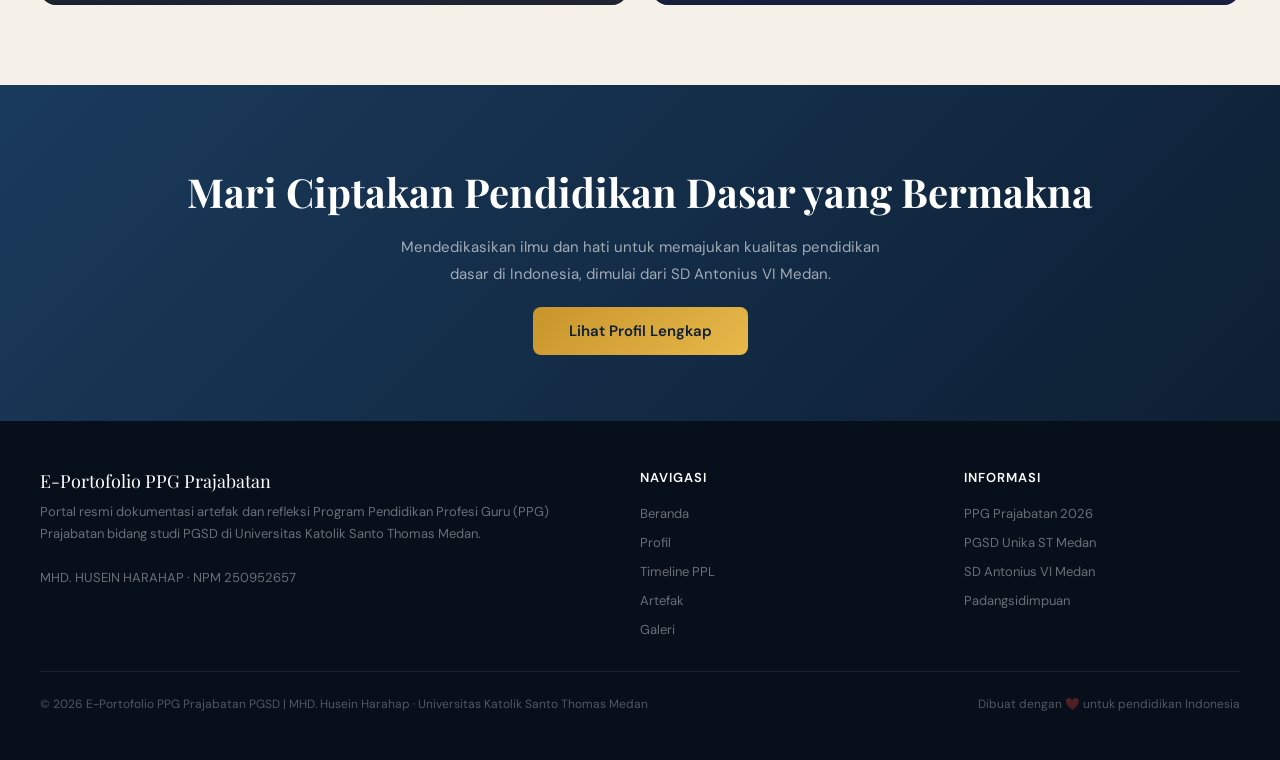
<file: e-portofolio-husein-harahap.html>
<!DOCTYPE html>
<html lang="id">
<head>
<meta charset="UTF-8">
<meta name="viewport" content="width=device-width, initial-scale=1.0">
<title>E-Portofolio PPG | MHD. HUSEIN HARAHAP</title>
<link href="https://fonts.googleapis.com/css2?family=Playfair+Display:wght@400;600;700;900&family=DM+Sans:wght@300;400;500;600&display=swap" rel="stylesheet">
<style>
:root {
  --primary: #1a3a5c;
  --accent: #c8952a;
  --accent2: #e8b84b;
  --light: #f5f0e8;
  --dark: #0d1f33;
  --text: #2c3e50;
  --white: #ffffff;
  --gray: #6b7280;
  --card-bg: #ffffff;
  --border: #e5e0d8;
}

* { margin: 0; padding: 0; box-sizing: border-box; }
html { scroll-behavior: smooth; }
body { font-family: 'DM Sans', sans-serif; color: var(--text); background: var(--light); overflow-x: hidden; }

/* ===== NAVBAR ===== */
nav {
  position: fixed; top: 0; left: 0; right: 0; z-index: 1000;
  background: rgba(13,31,51,0.97); backdrop-filter: blur(12px);
  padding: 0 2rem; border-bottom: 1px solid rgba(200,149,42,0.3);
}
.nav-inner { max-width: 1200px; margin: 0 auto; display: flex; align-items: center; justify-content: space-between; height: 64px; }
.nav-brand { display: flex; align-items: center; gap: 10px; text-decoration: none; }
.nav-logo { width: 36px; height: 36px; background: linear-gradient(135deg, var(--accent), var(--accent2)); border-radius: 8px; display: flex; align-items: center; justify-content: center; font-family: 'Playfair Display', serif; font-weight: 900; color: var(--dark); font-size: 16px; }
.nav-title { font-family: 'Playfair Display', serif; color: var(--white); font-size: 14px; font-weight: 600; line-height: 1.2; }
.nav-title span { color: var(--accent2); display: block; font-size: 11px; font-weight: 400; font-family: 'DM Sans', sans-serif; }
.nav-links { display: flex; gap: 1.5rem; list-style: none; }
.nav-links a { color: rgba(255,255,255,0.8); text-decoration: none; font-size: 13px; font-weight: 500; transition: color 0.2s; }
.nav-links a:hover { color: var(--accent2); }

/* ===== HERO ===== */
.hero {
  min-height: 100vh; padding-top: 64px;
  background: linear-gradient(135deg, var(--dark) 0%, var(--primary) 60%, #1e4d7a 100%);
  position: relative; overflow: hidden;
  display: flex; align-items: center;
}
.hero::before {
  content: ''; position: absolute; inset: 0;
  background: url("data:image/svg+xml,%3Csvg width='60' height='60' viewBox='0 0 60 60' xmlns='http://www.w3.org/2000/svg'%3E%3Cg fill='none' fill-rule='evenodd'%3E%3Cg fill='%23c8952a' fill-opacity='0.05'%3E%3Cpath d='M36 34v-4h-2v4h-4v2h4v4h2v-4h4v-2h-4zm0-30V0h-2v4h-4v2h4v4h2V6h4V4h-4zM6 34v-4H4v4H0v2h4v4h2v-4h4v-2H6zM6 4V0H4v4H0v2h4v4h2V6h4V4H6z'/%3E%3C/g%3E%3C/g%3E%3C/svg%3E");
}
.hero-container { max-width: 1200px; margin: 0 auto; padding: 4rem 2rem; display: grid; grid-template-columns: 1fr 420px; gap: 4rem; align-items: center; position: relative; z-index: 1; }
.hero-badge { display: inline-flex; align-items: center; gap: 8px; background: rgba(200,149,42,0.15); border: 1px solid rgba(200,149,42,0.4); border-radius: 100px; padding: 6px 16px; margin-bottom: 1.5rem; }
.hero-badge span { font-size: 12px; color: var(--accent2); font-weight: 600; letter-spacing: 1px; text-transform: uppercase; }
.hero-dot { width: 8px; height: 8px; background: var(--accent2); border-radius: 50%; animation: pulse 2s infinite; }
@keyframes pulse { 0%,100%{opacity:1;transform:scale(1)} 50%{opacity:0.5;transform:scale(1.3)} }

.hero h1 { font-family: 'Playfair Display', serif; font-size: clamp(2rem, 4vw, 3.5rem); color: var(--white); line-height: 1.15; margin-bottom: 1rem; font-weight: 700; }
.hero h1 em { color: var(--accent2); font-style: normal; display: block; }
.hero-desc { color: rgba(255,255,255,0.7); font-size: 15px; line-height: 1.8; margin-bottom: 2rem; max-width: 520px; }
.hero-btns { display: flex; gap: 1rem; flex-wrap: wrap; }
.btn-primary { background: linear-gradient(135deg, var(--accent), var(--accent2)); color: var(--dark); padding: 12px 28px; border-radius: 8px; text-decoration: none; font-weight: 600; font-size: 14px; transition: transform 0.2s, box-shadow 0.2s; }
.btn-primary:hover { transform: translateY(-2px); box-shadow: 0 8px 24px rgba(200,149,42,0.4); }
.btn-outline { border: 1px solid rgba(255,255,255,0.3); color: var(--white); padding: 12px 28px; border-radius: 8px; text-decoration: none; font-weight: 500; font-size: 14px; transition: all 0.2s; }
.btn-outline:hover { background: rgba(255,255,255,0.1); border-color: rgba(255,255,255,0.5); }

/* HERO STATS */
.hero-stats { display: flex; gap: 2rem; margin-top: 2.5rem; }
.stat { text-align: left; }
.stat-num { font-family: 'Playfair Display', serif; font-size: 2rem; font-weight: 700; color: var(--accent2); }
.stat-label { font-size: 11px; color: rgba(255,255,255,0.5); text-transform: uppercase; letter-spacing: 1px; margin-top: 2px; }

/* HERO CARD */
.hero-card { position: relative; }
.hero-photo-wrap {
  position: relative; border-radius: 20px; overflow: hidden;
  box-shadow: 0 30px 60px rgba(0,0,0,0.4);
  border: 3px solid rgba(200,149,42,0.3);
}
.hero-photo-wrap img { width: 100%; display: block; aspect-ratio: 3/4; object-fit: cover; object-position: top; }
.hero-photo-overlay {
  position: absolute; bottom: 0; left: 0; right: 0;
  background: linear-gradient(transparent, rgba(13,31,51,0.95));
  padding: 2rem 1.5rem 1.5rem;
}
.hero-name { font-family: 'Playfair Display', serif; color: var(--white); font-size: 18px; font-weight: 700; }
.hero-npm { color: var(--accent2); font-size: 12px; margin-top: 4px; font-weight: 500; }
.hero-tags { display: flex; flex-wrap: wrap; gap: 6px; margin-top: 10px; }
.hero-tags span { background: rgba(200,149,42,0.2); border: 1px solid rgba(200,149,42,0.4); color: var(--accent2); font-size: 10px; padding: 3px 10px; border-radius: 100px; font-weight: 600; text-transform: uppercase; letter-spacing: 0.5px; }

/* FLOATING BADGES */
.float-badge {
  position: absolute; background: var(--white); border-radius: 12px;
  padding: 10px 14px; box-shadow: 0 8px 24px rgba(0,0,0,0.15);
  display: flex; align-items: center; gap: 8px;
  animation: float 3s ease-in-out infinite;
}
.float-badge:nth-child(2) { top: -16px; right: -16px; animation-delay: 0.5s; }
.float-badge:nth-child(3) { bottom: 140px; left: -16px; animation-delay: 1s; }
@keyframes float { 0%,100%{transform:translateY(0)} 50%{transform:translateY(-8px)} }
.float-icon { font-size: 20px; }
.float-text { font-size: 11px; font-weight: 600; color: var(--primary); line-height: 1.3; }
.float-sub { font-size: 10px; color: var(--gray); font-weight: 400; }

/* ===== MARQUEE ===== */
.marquee-section { background: var(--accent); padding: 14px 0; overflow: hidden; }
.marquee-track { display: flex; gap: 3rem; animation: marquee 20s linear infinite; white-space: nowrap; }
@keyframes marquee { from{transform:translateX(0)} to{transform:translateX(-50%)} }
.marquee-item { font-size: 13px; font-weight: 600; color: var(--dark); letter-spacing: 1px; text-transform: uppercase; display: flex; align-items: center; gap: 1rem; }
.marquee-item::after { content:'✦'; color: rgba(13,31,51,0.4); }

/* ===== SECTION COMMONS ===== */
section { padding: 5rem 2rem; }
.section-inner { max-width: 1200px; margin: 0 auto; }
.section-tag { display: inline-block; background: rgba(200,149,42,0.12); color: var(--accent); border: 1px solid rgba(200,149,42,0.3); padding: 4px 14px; border-radius: 100px; font-size: 11px; font-weight: 700; text-transform: uppercase; letter-spacing: 1.5px; margin-bottom: 1rem; }
.section-title { font-family: 'Playfair Display', serif; font-size: clamp(1.8rem, 3vw, 2.8rem); color: var(--dark); margin-bottom: 1rem; line-height: 1.2; }
.section-desc { color: var(--gray); font-size: 15px; line-height: 1.8; max-width: 600px; }
.section-header { margin-bottom: 3rem; }

/* ===== PROFIL SECTION ===== */
.profil-section { background: var(--white); }
.profil-grid { display: grid; grid-template-columns: 320px 1fr; gap: 4rem; align-items: start; }
.profil-card { background: var(--dark); border-radius: 20px; overflow: hidden; box-shadow: 0 20px 40px rgba(0,0,0,0.15); }
.profil-card-img img { width: 100%; aspect-ratio: 3/4; object-fit: cover; object-position: top; }
.profil-card-body { padding: 1.5rem; }
.profil-card-name { font-family: 'Playfair Display', serif; color: var(--white); font-size: 17px; font-weight: 700; }
.profil-card-role { color: var(--accent2); font-size: 12px; margin-top: 6px; }
.profil-card-divider { height: 1px; background: rgba(255,255,255,0.1); margin: 1rem 0; }
.profil-card-info { display: flex; flex-direction: column; gap: 8px; }
.info-row { display: flex; align-items: flex-start; gap: 8px; }
.info-icon { font-size: 14px; margin-top: 2px; min-width: 20px; }
.info-text { font-size: 12px; color: rgba(255,255,255,0.7); line-height: 1.4; }
.info-label { color: rgba(255,255,255,0.4); font-size: 10px; text-transform: uppercase; letter-spacing: 1px; display: block; margin-bottom: 1px; }

.profil-details { display: flex; flex-direction: column; gap: 2rem; }
.detail-card { background: var(--light); border-radius: 16px; padding: 1.5rem; border: 1px solid var(--border); }
.detail-card h3 { font-family: 'Playfair Display', serif; color: var(--dark); font-size: 18px; margin-bottom: 1rem; display: flex; align-items: center; gap: 10px; }
.detail-card h3::before { content:''; width: 4px; height: 20px; background: var(--accent); border-radius: 4px; display: block; }
.detail-grid { display: grid; grid-template-columns: repeat(2, 1fr); gap: 1rem; }
.detail-item label { font-size: 11px; color: var(--gray); text-transform: uppercase; letter-spacing: 1px; font-weight: 600; display: block; margin-bottom: 4px; }
.detail-item p { font-size: 14px; color: var(--text); font-weight: 500; }

.competency-grid { display: grid; grid-template-columns: repeat(2, 1fr); gap: 0.8rem; }
.comp-item { display: flex; align-items: center; gap: 10px; background: var(--white); border-radius: 10px; padding: 10px 14px; border: 1px solid var(--border); }
.comp-icon { font-size: 18px; }
.comp-text { font-size: 13px; font-weight: 500; color: var(--text); }

/* ===== TIMELINE ===== */
.timeline-section { background: var(--light); }
.timeline { position: relative; padding-left: 2rem; }
.timeline::before { content:''; position: absolute; left: 0; top: 0; bottom: 0; width: 2px; background: linear-gradient(to bottom, var(--accent), var(--primary)); }
.timeline-item { position: relative; margin-bottom: 2.5rem; padding-left: 2rem; }
.timeline-dot { position: absolute; left: -2.5rem; top: 4px; width: 14px; height: 14px; background: var(--accent); border-radius: 50%; border: 3px solid var(--white); box-shadow: 0 0 0 3px var(--accent); }
.timeline-date { font-size: 11px; font-weight: 700; color: var(--accent); text-transform: uppercase; letter-spacing: 1px; margin-bottom: 6px; }
.timeline-card { background: var(--white); border-radius: 14px; padding: 1.2rem 1.5rem; border: 1px solid var(--border); box-shadow: 0 2px 8px rgba(0,0,0,0.05); }
.timeline-card h4 { font-family: 'Playfair Display', serif; color: var(--dark); font-size: 16px; margin-bottom: 6px; }
.timeline-card p { font-size: 13px; color: var(--gray); line-height: 1.7; }

/* ===== UNIVERSITAS ===== */
.univ-section { background: var(--dark); }
.univ-section .section-title { color: var(--white); }
.univ-section .section-desc { color: rgba(255,255,255,0.6); }
.univ-section .section-tag { background: rgba(200,149,42,0.2); }
.univ-grid { display: grid; grid-template-columns: 1fr 1fr; gap: 3rem; align-items: center; }
.univ-info { }
.univ-quote { font-family: 'Playfair Display', serif; font-style: italic; font-size: 18px; color: var(--accent2); margin-bottom: 1.5rem; line-height: 1.5; }
.univ-text { color: rgba(255,255,255,0.7); font-size: 14px; line-height: 1.9; margin-bottom: 2rem; }
.univ-stats { display: grid; grid-template-columns: repeat(3, 1fr); gap: 1.5rem; margin-bottom: 2rem; }
.univ-stat { text-align: center; background: rgba(255,255,255,0.05); border-radius: 12px; padding: 1rem; border: 1px solid rgba(255,255,255,0.08); }
.univ-stat-num { font-family: 'Playfair Display', serif; font-size: 1.8rem; color: var(--accent2); font-weight: 700; }
.univ-stat-label { font-size: 11px; color: rgba(255,255,255,0.5); margin-top: 4px; text-transform: uppercase; letter-spacing: 1px; }
.univ-map { border-radius: 16px; overflow: hidden; border: 2px solid rgba(200,149,42,0.3); height: 300px; }
.univ-map iframe { width: 100%; height: 100%; border: none; }
.univ-address { background: rgba(255,255,255,0.05); border-radius: 10px; padding: 1rem; margin-top: 1rem; border: 1px solid rgba(255,255,255,0.08); }
.univ-address p { font-size: 13px; color: rgba(255,255,255,0.6); display: flex; align-items: flex-start; gap: 8px; }

/* ===== ARTEFAK ===== */
.artefak-section { background: var(--white); }
.artefak-grid { display: grid; grid-template-columns: repeat(3, 1fr); gap: 1.5rem; }
.artefak-card { background: var(--light); border-radius: 16px; overflow: hidden; border: 1px solid var(--border); transition: transform 0.2s, box-shadow 0.2s; }
.artefak-card:hover { transform: translateY(-4px); box-shadow: 0 16px 40px rgba(0,0,0,0.1); }
.artefak-num { background: var(--primary); color: var(--white); font-family: 'Playfair Display', serif; font-size: 2rem; font-weight: 700; padding: 1rem 1.5rem; display: flex; justify-content: space-between; align-items: center; }
.artefak-num span { font-size: 11px; font-family: 'DM Sans', sans-serif; color: rgba(255,255,255,0.5); font-weight: 400; text-transform: uppercase; letter-spacing: 1px; }
.artefak-body { padding: 1.5rem; }
.artefak-body h3 { font-family: 'Playfair Display', serif; color: var(--dark); font-size: 16px; margin-bottom: 0.8rem; }
.artefak-body p { font-size: 13px; color: var(--gray); line-height: 1.7; margin-bottom: 1rem; }
.artefak-tag { background: rgba(200,149,42,0.12); color: var(--accent); font-size: 11px; padding: 3px 10px; border-radius: 100px; font-weight: 600; display: inline-block; }

/* ===== GALERI ===== */
.galeri-section { background: var(--light); }
.galeri-grid { display: grid; grid-template-columns: repeat(2, 1fr); gap: 1.5rem; }
.galeri-item { border-radius: 16px; overflow: hidden; position: relative; aspect-ratio: 4/3; background: var(--primary); display: flex; align-items: center; justify-content: center; }
.galeri-item .galeri-emoji { font-size: 4rem; }
.galeri-overlay { position: absolute; bottom: 0; left: 0; right: 0; background: linear-gradient(transparent, rgba(13,31,51,0.9)); padding: 1.5rem 1rem 1rem; }
.galeri-label { color: var(--white); font-weight: 600; font-size: 14px; }
.galeri-sublabel { color: rgba(255,255,255,0.6); font-size: 12px; margin-top: 2px; }
.galeri-colors { background: linear-gradient(135deg, #1a3a5c, #2d6a9f); }
.galeri-colors2 { background: linear-gradient(135deg, #2d5a27, #4a8f3f); }
.galeri-colors3 { background: linear-gradient(135deg, #5a2d1a, #9f4a2d); }
.galeri-colors4 { background: linear-gradient(135deg, #3d1a5a, #6a2d9f); }

/* ===== CTA ===== */
.cta-section { background: linear-gradient(135deg, var(--primary), var(--dark)); text-align: center; }
.cta-section h2 { font-family: 'Playfair Display', serif; color: var(--white); font-size: 2.5rem; margin-bottom: 1rem; }
.cta-section p { color: rgba(255,255,255,0.6); font-size: 15px; max-width: 500px; margin: 0 auto 2rem; line-height: 1.8; }
.cta-section .btn-primary { font-size: 15px; padding: 14px 36px; }

/* ===== FOOTER ===== */
footer { background: #060f1a; color: rgba(255,255,255,0.6); padding: 3rem 2rem; }
.footer-inner { max-width: 1200px; margin: 0 auto; }
.footer-top { display: grid; grid-template-columns: 2fr 1fr 1fr; gap: 3rem; margin-bottom: 2rem; }
.footer-brand-name { font-family: 'Playfair Display', serif; color: var(--white); font-size: 18px; margin-bottom: 0.5rem; }
.footer-brand-desc { font-size: 13px; line-height: 1.7; color: rgba(255,255,255,0.4); }
.footer-col h4 { color: var(--white); font-size: 13px; font-weight: 600; text-transform: uppercase; letter-spacing: 1px; margin-bottom: 1rem; }
.footer-col ul { list-style: none; display: flex; flex-direction: column; gap: 8px; }
.footer-col ul li a { color: rgba(255,255,255,0.4); text-decoration: none; font-size: 13px; transition: color 0.2s; }
.footer-col ul li a:hover { color: var(--accent2); }
.footer-bottom { border-top: 1px solid rgba(255,255,255,0.08); padding-top: 1.5rem; display: flex; justify-content: space-between; align-items: center; }
.footer-bottom p { font-size: 12px; color: rgba(255,255,255,0.3); }

/* ===== RESPONSIVE ===== */
@media (max-width: 900px) {
  .hero-container { grid-template-columns: 1fr; text-align: center; }
  .hero-photo-wrap { max-width: 320px; margin: 0 auto; }
  .hero-btns { justify-content: center; }
  .hero-stats { justify-content: center; }
  .profil-grid { grid-template-columns: 1fr; }
  .univ-grid { grid-template-columns: 1fr; }
  .artefak-grid { grid-template-columns: 1fr; }
  .footer-top { grid-template-columns: 1fr; }
}
</style>
</head>
<body>
<!-- NAVBAR -->
<nav>
  <div class="nav-inner">
    <a href="#" class="nav-brand">
      <div class="nav-logo">EP</div>
      <div class="nav-title">E-Portofolio PPG <span>MHD. Husein Harahap</span></div>
    </a>
    <ul class="nav-links">
      <li><a href="#beranda">Beranda</a></li>
      <li><a href="#profil">Profil</a></li>
      <li><a href="#timeline">Timeline PPL</a></li>
      <li><a href="#artefak">Artefak</a></li>
      <li><a href="#galeri">Galeri</a></li>
    </ul>
  </div>
</nav>

<!-- HERO -->
<section class="hero" id="beranda">
  <div class="hero-container">
    <div class="hero-content">
      <div class="hero-badge">
        <div class="hero-dot"></div>
        <span>PPG Prajabatan · PGSD</span>
      </div>
      <h1>Membangun <em>Generasi Cerdas</em> Melalui Pendidikan Dasar</h1>
      <p class="hero-desc">Selamat datang di portal E-Portofolio PPG Prajabatan PGSD. Ruang dokumentasi digital yang merangkum seluruh proses transformasi, perancangan pembelajaran inovatif, serta refleksi kritis selama pelaksanaan Praktik Pengalaman Lapangan (PPL) di SD Antonius VI Medan.</p>
      <div class="hero-btns">
        <a href="#artefak" class="btn-primary">Eksplorasi Artefak</a>
        <a href="#profil" class="btn-outline">Tentang Saya</a>
      </div>
      <div class="hero-stats">
        <div class="stat">
          <div class="stat-num">2026</div>
          <div class="stat-label">Angkatan PPG</div>
        </div>
        <div class="stat">
          <div class="stat-num">PGSD</div>
          <div class="stat-label">Bidang Studi</div>
        </div>
        <div class="stat">
          <div class="stat-num">SD VI</div>
          <div class="stat-label">Sekolah PPL</div>
        </div>
      </div>
    </div>
    <div class="hero-card">
      <div class="float-badge" style="top:-16px;right:-16px;">
        <span class="float-icon">🎓</span>
        <div class="float-text">PPG Prajabatan <span class="float-sub">Tahap I · 2026</span></div>
      </div>
      <div class="hero-photo-wrap">
        <img src="[data-uri]" alt="MHD. Husein Harahap">
        <div class="hero-photo-overlay">
          <div class="hero-name">MHD. HUSEIN HARAHAP</div>
          <div class="hero-npm">NPM: 250952657</div>
          <div class="hero-tags">
            <span>PGSD</span>
            <span>SD Antonius VI</span>
            <span>Medan</span>
          </div>
        </div>
      </div>
      <div class="float-badge" style="bottom:140px;left:-16px;">
        <span class="float-icon">📍</span>
        <div class="float-text">Padangsidimpuan <span class="float-sub">Sumatera Utara</span></div>
      </div>
    </div>
  </div>
</section>

<!-- MARQUEE -->
<div class="marquee-section">
  <div class="marquee-track">
    <span class="marquee-item">PPG Prajabatan 2026</span>
    <span class="marquee-item">PGSD Unika Santo Thomas Medan</span>
    <span class="marquee-item">Pembelajaran Berdiferensiasi</span>
    <span class="marquee-item">Profil Pelajar Pancasila</span>
    <span class="marquee-item">PPL SD Antonius VI Medan</span>
    <span class="marquee-item">Discovery Learning</span>
    <span class="marquee-item">Literasi & Numerasi</span>
    <span class="marquee-item">PPG Prajabatan 2026</span>
    <span class="marquee-item">PGSD Unika Santo Thomas Medan</span>
    <span class="marquee-item">Pembelajaran Berdiferensiasi</span>
    <span class="marquee-item">Profil Pelajar Pancasila</span>
    <span class="marquee-item">PPL SD Antonius VI Medan</span>
    <span class="marquee-item">Discovery Learning</span>
    <span class="marquee-item">Literasi & Numerasi</span>
  </div>
</div>

<!-- PROFIL -->
<section class="profil-section" id="profil">
  <div class="section-inner">
    <div class="section-header">
      <span class="section-tag">Profil Mahasiswa</span>
      <h2 class="section-title">Data Diri & Kompetensi</h2>
      <p class="section-desc">Informasi lengkap mengenai identitas, latar belakang pendidikan, dan kompetensi yang dikembangkan selama program PPG Prajabatan.</p>
    </div>
    <div class="profil-grid">
      <div class="profil-card">
        <div class="profil-card-img">
          <img src="[data-uri]" alt="MHD. Husein Harahap">
        </div>
        <div class="profil-card-body">
          <div class="profil-card-name">MHD. HUSEIN HARAHAP</div>
          <div class="profil-card-role">Mahasiswa PPG Prajabatan · PGSD</div>
          <div class="profil-card-divider"></div>
          <div class="profil-card-info">
            <div class="info-row">
              <span class="info-icon">🆔</span>
              <div class="info-text"><span class="info-label">NPM</span>250952657</div>
            </div>
            <div class="info-row">
              <span class="info-icon">🏫</span>
              <div class="info-text"><span class="info-label">LPTK</span>Universitas Katolik Santo Thomas Medan</div>
            </div>
            <div class="info-row">
              <span class="info-icon">📍</span>
              <div class="info-text"><span class="info-label">Lokasi PPL</span>SD Antonius VI Medan</div>
            </div>
            <div class="info-row">
              <span class="info-icon">🏡</span>
              <div class="info-text"><span class="info-label">Daerah Asal</span>Padangsidimpuan, Sumatera Utara</div>
            </div>
            <div class="info-row">
              <span class="info-icon">🎂</span>
              <div class="info-text"><span class="info-label">Tanggal Lahir</span>7 April 2002</div>
            </div>
          </div>
        </div>
      </div>
      <div class="profil-details">
        <div class="detail-card">
          <h3>Informasi Akademik</h3>
          <div class="detail-grid">
            <div class="detail-item">
              <label>Program Studi</label>
              <p>Pendidikan Guru Sekolah Dasar (PGSD)</p>
            </div>
            <div class="detail-item">
              <label>Program</label>
              <p>PPG Prajabatan Tahap I</p>
            </div>
            <div class="detail-item">
              <label>Universitas</label>
              <p>Unika Santo Thomas Medan</p>
            </div>
            <div class="detail-item">
              <label>Angkatan</label>
              <p>2026</p>
            </div>
            <div class="detail-item">
              <label>Sekolah Mitra</label>
              <p>SD Antonius VI Medan</p>
            </div>
            <div class="detail-item">
              <label>Status</label>
              <p>Aktif PPL</p>
            </div>
          </div>
        </div>
        <div class="detail-card">
          <h3>Kompetensi Unggulan</h3>
          <div class="competency-grid">
            <div class="comp-item"><span class="comp-icon">✨</span><span class="comp-text">Pembelajaran Berdiferensiasi</span></div>
            <div class="comp-item"><span class="comp-icon">🔍</span><span class="comp-text">Discovery Learning</span></div>
            <div class="comp-item"><span class="comp-icon">📖</span><span class="comp-text">Literasi & Numerasi SD</span></div>
            <div class="comp-item"><span class="comp-icon">🌈</span><span class="comp-text">Kebhinekaan Global</span></div>
            <div class="comp-item"><span class="comp-icon">🧑‍🤝‍🧑</span><span class="comp-text">Profil Pelajar Pancasila</span></div>
            <div class="comp-item"><span class="comp-icon">📊</span><span class="comp-text">Asesmen Autentik</span></div>
          </div>
        </div>
        <div class="detail-card">
          <h3>Mata Kuliah PPG</h3>
          <div class="competency-grid">
            <div class="comp-item"><span class="comp-icon">🌍</span><span class="comp-text">Kebhinekaan Global</span></div>
            <div class="comp-item"><span class="comp-icon">⚖️</span><span class="comp-text">Etika Profesi Kependidikan</span></div>
            <div class="comp-item"><span class="comp-icon">🏫</span><span class="comp-text">PPL SD Antonius VI</span></div>
            <div class="comp-item"><span class="comp-icon">📝</span><span class="comp-text">Penelitian Tindakan Kelas</span></div>
          </div>
        </div>
      </div>
    </div>
  </div>
</section>

<!-- TIMELINE -->
<section class="timeline-section" id="timeline">
  <div class="section-inner">
    <div class="section-header">
      <span class="section-tag">Timeline PPL</span>
      <h2 class="section-title">Perjalanan Praktik Pengalaman Lapangan</h2>
      <p class="section-desc">Dokumentasi kronologis pelaksanaan PPL di SD Antonius VI Medan selama program PPG Prajabatan 2026.</p>
    </div>
    <div class="timeline">
      <div class="timeline-item">
        <div class="timeline-dot"></div>
        <div class="timeline-date">Februari 2026 — Penerjunan</div>
        <div class="timeline-card">
          <h4>Orientasi & Penerjunan PPL</h4>
          <p>Pelaksanaan hari pertama PPL Terbimbing PPG di SD Antonius VI Medan, meliputi kegiatan orientasi lingkungan sekolah, perkenalan dengan guru pamong, serta penerjunan resmi oleh pihak Unika Santo Thomas Medan.</p>
        </div>
      </div>
      <div class="timeline-item">
        <div class="timeline-dot"></div>
        <div class="timeline-date">Februari - Maret 2026 — Observasi</div>
        <div class="timeline-card">
          <h4>Observasi Manajemen Sekolah & Peserta Didik</h4>
          <p>Melakukan observasi mendalam terkait manajemen dan budaya sekolah, karakteristik peserta didik kelas rendah (Kelas I), serta menganalisis kebutuhan belajar siswa terutama pada kemampuan literasi dasar.</p>
        </div>
      </div>
      <div class="timeline-item">
        <div class="timeline-dot"></div>
        <div class="timeline-date">Maret 2026 — Perencanaan Pembelajaran</div>
        <div class="timeline-card">
          <h4>Penyusunan Modul Ajar & RPP</h4>
          <p>Merancang Modul Ajar berbasis Discovery Learning yang berdiferensiasi untuk siswa Kelas I. Fokus pada pembelajaran Bahasa Indonesia materi nama-nama pekerjaan, dengan mengintegrasikan Profil Pelajar Pancasila.</p>
        </div>
      </div>
      <div class="timeline-item">
        <div class="timeline-dot"></div>
        <div class="timeline-date">Maret - April 2026 — PPL Terbimbing</div>
        <div class="timeline-card">
          <h4>Praktik Mengajar Terbimbing</h4>
          <p>Melaksanakan praktik mengajar di Kelas I SD Antonius VI Medan dengan bimbingan Guru Pamong dan DPL. Mengimplementasikan pembelajaran Discovery Learning untuk meningkatkan keterlibatan siswa berkemampuan rendah.</p>
        </div>
      </div>
      <div class="timeline-item">
        <div class="timeline-dot"></div>
        <div class="timeline-date">April 2026 — Asesmen & Refleksi</div>
        <div class="timeline-card">
          <h4>Asesmen Sumatif & Refleksi Pembelajaran</h4>
          <p>Pembuatan instrumen asesmen autentik, pelaksanaan penilaian hasil belajar siswa, serta penyusunan refleksi kritis terhadap praktik mengajar. Mulai merancang Penelitian Tindakan Kelas (PTK) berbasis temuan lapangan.</p>
        </div>
      </div>
      <div class="timeline-item">
        <div class="timeline-dot"></div>
        <div class="timeline-date">April - Mei 2026 — PTK & Penutupan</div>
        <div class="timeline-card">
          <h4>Penelitian Tindakan Kelas & Penutupan PPL</h4>
          <p>Melaksanakan Penelitian Tindakan Kelas (PTK) untuk meningkatkan keterlibatan belajar siswa kelas I berkemampuan rendah melalui metode Discovery Learning. Menyelesaikan seluruh dokumen portofolio dan pelaporan akhir PPL.</p>
        </div>
      </div>
    </div>
  </div>
</section>

<!-- UNIVERSITAS -->
<section class="univ-section" id="universitas">
  <div class="section-inner">
    <div class="section-header">
      <span class="section-tag">LPTK Kami</span>
      <h2 class="section-title">Universitas Katolik Santo Thomas Medan</h2>
      <p class="section-desc">Lembaga Pendidikan Tenaga Kependidikan penyelenggara program PPG Prajabatan bidang studi PGSD.</p>
    </div>
    <div class="univ-grid">
      <div class="univ-info">
        <div class="univ-quote">"Veritas et Caritas — Kebenaran dan Kasih"</div>
        <div class="univ-text">
          Universitas Katolik Santo Thomas Medan merupakan salah satu perguruan tinggi swasta terkemuka di Sumatera Utara yang berkomitmen tinggi dalam mencetak tenaga pendidik profesional, berkarakter, dan berdedikasi. Sebagai penyelenggara PPG Prajabatan, Unika Santo Thomas mengintegrasikan nilai-nilai Kristiani dan keunggulan akademik dalam setiap proses pembelajaran.<br><br>
          Program PGSD di Unika Santo Thomas dirancang untuk membekali calon guru SD dengan kompetensi pedagogik, profesional, sosial, dan kepribadian yang mumpuni, berbasis praktik lapangan nyata di sekolah mitra.
        </div>
        <div class="univ-stats">
          <div class="univ-stat">
            <div class="univ-stat-num">1984</div>
            <div class="univ-stat-label">Tahun Berdiri</div>
          </div>
          <div class="univ-stat">
            <div class="univ-stat-num">B</div>
            <div class="univ-stat-label">Akreditasi</div>
          </div>
          <div class="univ-stat">
            <div class="univ-stat-num">PGSD</div>
            <div class="univ-stat-label">Prodi PPG</div>
          </div>
        </div>
        <a href="https://www.ust.ac.id" target="_blank" class="btn-primary" style="display:inline-block;text-decoration:none;">Situs Resmi Unika Santo Thomas</a>
      </div>
      <div>
        <div class="univ-map">
          <iframe src="https://maps.google.com/maps?q=Universitas+Katolik+Santo+Thomas+Medan&t=&z=15&ie=UTF8&iwloc=&output=embed" loading="lazy"></iframe>
        </div>
        <div class="univ-address">
          <p>📍 Jl. Setia Budi No.479-F, Tj. Sari, Kec. Medan Selayang, Kota Medan, Sumatera Utara</p>
        </div>
      </div>
    </div>
  </div>
</section>

<!-- ARTEFAK -->
<section class="artefak-section" id="artefak">
  <div class="section-inner">
    <div class="section-header">
      <span class="section-tag">Ruang Karya</span>
      <h2 class="section-title">Artefak & Dokumentasi PPL</h2>
      <p class="section-desc">Dokumentasi terstruktur hasil observasi, perangkat pembelajaran, dan evaluasi praktik mengajar selama masa pendidikan profesi.</p>
    </div>
    <div class="artefak-grid">
      <div class="artefak-card">
        <div class="artefak-num">01 <span>Observasi</span></div>
        <div class="artefak-body">
          <h3>Laporan Hasil Observasi</h3>
          <p>Analisis mendalam lingkungan belajar, budaya sekolah, dan karakteristik peserta didik Kelas I SD Antonius VI Medan.</p>
          <span class="artefak-tag">SD Antonius VI · Kelas I</span>
        </div>
      </div>
      <div class="artefak-card">
        <div class="artefak-num">02 <span>Perangkat Ajar</span></div>
        <div class="artefak-body">
          <h3>Modul Ajar & RPP</h3>
          <p>Penyusunan Modul Ajar berbasis Discovery Learning yang mengintegrasikan Profil Pelajar Pancasila untuk Kelas I SD.</p>
          <span class="artefak-tag">Discovery Learning · PGSD</span>
        </div>
      </div>
      <div class="artefak-card">
        <div class="artefak-num">03 <span>PTK</span></div>
        <div class="artefak-body">
          <h3>Penelitian Tindakan Kelas</h3>
          <p>PTK peningkatan keterlibatan belajar siswa kelas I berkemampuan rendah melalui Discovery Learning pada mata pelajaran Bahasa Indonesia.</p>
          <span class="artefak-tag">PTK · Bahasa Indonesia</span>
        </div>
      </div>
      <div class="artefak-card">
        <div class="artefak-num">04 <span>Asesmen</span></div>
        <div class="artefak-body">
          <h3>Instrumen Penilaian</h3>
          <p>Lembar observasi, rubrik penilaian autentik, dan instrumen asesmen sumatif untuk mengukur perkembangan hasil belajar siswa.</p>
          <span class="artefak-tag">Asesmen Autentik</span>
        </div>
      </div>
      <div class="artefak-card">
        <div class="artefak-num">05 <span>Refleksi</span></div>
        <div class="artefak-body">
          <h3>Portofolio Reflektif</h3>
          <p>Refleksi kritis berbasis POLIKROM dengan kerangka teori Culturally Responsive Teaching, UDL, dan Profil Pelajar Pancasila.</p>
          <span class="artefak-tag">Kebhinekaan Global · POLIKROM</span>
        </div>
      </div>
      <div class="artefak-card">
        <div class="artefak-num">06 <span>Etika</span></div>
        <div class="artefak-body">
          <h3>Etika Profesi Kependidikan</h3>
          <p>Laporan kelompok analisis kasus etika batas peran konselor dalam konteks etika profesi kependidikan di sekolah dasar.</p>
          <span class="artefak-tag">Etika Profesi · Kelompok</span>
        </div>
      </div>
    </div>
  </div>
</section>

<!-- GALERI -->
<section class="galeri-section" id="galeri">
  <div class="section-inner">
    <div class="section-header">
      <span class="section-tag">Galeri Kegiatan</span>
      <h2 class="section-title">Dokumentasi Visual PPG</h2>
      <p class="section-desc">Representasi visual dari implementasi praktik mengajar dan interaksi akademis di SD Antonius VI Medan.</p>
    </div>
    <div class="galeri-grid">
      <div class="galeri-item galeri-colors">
        <span class="galeri-emoji">📚</span>
        <div class="galeri-overlay">
          <div class="galeri-label">Kegiatan Pembelajaran</div>
          <div class="galeri-sublabel">Implementasi Discovery Learning Kelas I</div>
        </div>
      </div>
      <div class="galeri-item galeri-colors2">
        <span class="galeri-emoji">🏫</span>
        <div class="galeri-overlay">
          <div class="galeri-label">Observasi Sekolah</div>
          <div class="galeri-sublabel">SD Antonius VI Medan</div>
        </div>
      </div>
      <div class="galeri-item galeri-colors3">
        <span class="galeri-emoji">👨‍🏫</span>
        <div class="galeri-overlay">
          <div class="galeri-label">Bimbingan DPL</div>
          <div class="galeri-sublabel">Pendampingan Penyusunan RPP</div>
        </div>
      </div>
      <div class="galeri-item galeri-colors4">
        <span class="galeri-emoji">🌈</span>
        <div class="galeri-overlay">
          <div class="galeri-label">Kebhinekaan Global</div>
          <div class="galeri-sublabel">Kegiatan Lintas Budaya di Sekolah</div>
        </div>
      </div>
    </div>
  </div>
</section>

<!-- CTA -->
<section class="cta-section">
  <div class="section-inner">
    <h2>Mari Ciptakan Pendidikan Dasar yang Bermakna</h2>
    <p>Mendedikasikan ilmu dan hati untuk memajukan kualitas pendidikan dasar di Indonesia, dimulai dari SD Antonius VI Medan.</p>
    <a href="#profil" class="btn-primary">Lihat Profil Lengkap</a>
  </div>
</section>

<!-- FOOTER -->
<footer>
  <div class="footer-inner">
    <div class="footer-top">
      <div>
        <div class="footer-brand-name">E-Portofolio PPG Prajabatan</div>
        <div class="footer-brand-desc">Portal resmi dokumentasi artefak dan refleksi Program Pendidikan Profesi Guru (PPG) Prajabatan bidang studi PGSD di Universitas Katolik Santo Thomas Medan.<br><br>MHD. HUSEIN HARAHAP · NPM 250952657</div>
      </div>
      <div class="footer-col">
        <h4>Navigasi</h4>
        <ul>
          <li><a href="#beranda">Beranda</a></li>
          <li><a href="#profil">Profil</a></li>
          <li><a href="#timeline">Timeline PPL</a></li>
          <li><a href="#artefak">Artefak</a></li>
          <li><a href="#galeri">Galeri</a></li>
        </ul>
      </div>
      <div class="footer-col">
        <h4>Informasi</h4>
        <ul>
          <li><a href="#">PPG Prajabatan 2026</a></li>
          <li><a href="#">PGSD Unika ST Medan</a></li>
          <li><a href="#">SD Antonius VI Medan</a></li>
          <li><a href="#">Padangsidimpuan</a></li>
        </ul>
      </div>
    </div>
    <div class="footer-bottom">
      <p>© 2026 E-Portofolio PPG Prajabatan PGSD | MHD. Husein Harahap · Universitas Katolik Santo Thomas Medan</p>
      <p>Dibuat dengan ❤️ untuk pendidikan Indonesia</p>
    </div>
  </div>
</footer>

</body>
</html>
</file>
<file: styles.css>
:root {
  --primary: #1a3a5c;
  --accent: #c8952a;
  --accent2: #e8b84b;
  --light: #f5f0e8;
  --dark: #0d1f33;
  --text: #2c3e50;
  --white: #ffffff;
  --gray: #6b7280;
  --card-bg: #ffffff;
  --border: #e5e0d8;
}

* { margin: 0; padding: 0; box-sizing: border-box; }
html { scroll-behavior: smooth; }
body { font-family: 'DM Sans', sans-serif; color: var(--text); background: var(--light); overflow-x: hidden; }

/* ===== NAVBAR ===== */
nav {
  position: fixed; top: 0; left: 0; right: 0; z-index: 1000;
  background: rgba(13,31,51,0.97); backdrop-filter: blur(12px);
  padding: 0 2rem; border-bottom: 1px solid rgba(200,149,42,0.3);
}
.nav-inner { max-width: 1200px; margin: 0 auto; display: flex; align-items: center; justify-content: space-between; height: 64px; }
.nav-brand { display: flex; align-items: center; gap: 10px; text-decoration: none; }
.nav-logo { width: 36px; height: 36px; background: linear-gradient(135deg, var(--accent), var(--accent2)); border-radius: 8px; display: flex; align-items: center; justify-content: center; font-family: 'Playfair Display', serif; font-weight: 900; color: var(--dark); font-size: 16px; }
.nav-title { font-family: 'Playfair Display', serif; color: var(--white); font-size: 14px; font-weight: 600; line-height: 1.2; }
.nav-title span { color: var(--accent2); display: block; font-size: 11px; font-weight: 400; font-family: 'DM Sans', sans-serif; }
.nav-links { display: flex; gap: 1.5rem; list-style: none; }
.nav-links a { color: rgba(255,255,255,0.8); text-decoration: none; font-size: 13px; font-weight: 500; transition: color 0.2s; }
.nav-links a:hover { color: var(--accent2); }

/* ===== HERO ===== */
.hero {
  min-height: 100vh; padding-top: 64px;
  background: linear-gradient(135deg, var(--dark) 0%, var(--primary) 60%, #1e4d7a 100%);
  position: relative; overflow: hidden;
  display: flex; align-items: center;
}
.hero::before {
  content: ''; position: absolute; inset: 0;
  background: url("data:image/svg+xml,%3Csvg width='60' height='60' viewBox='0 0 60 60' xmlns='http://www.w3.org/2000/svg'%3E%3Cg fill='none' fill-rule='evenodd'%3E%3Cg fill='%23c8952a' fill-opacity='0.05'%3E%3Cpath d='M36 34v-4h-2v4h-4v2h4v4h2v-4h4v-2h-4zm0-30V0h-2v4h-4v2h4v4h2V6h4V4h-4zM6 34v-4H4v4H0v2h4v4h2v-4h4v-2H6zM6 4V0H4v4H0v2h4v4h2V6h4V4H6z'/%3E%3C/g%3E%3C/g%3E%3C/svg%3E");
}
.hero-container { max-width: 1200px; margin: 0 auto; padding: 4rem 2rem; display: grid; grid-template-columns: 1fr 420px; gap: 4rem; align-items: center; position: relative; z-index: 1; }
.hero-badge { display: inline-flex; align-items: center; gap: 8px; background: rgba(200,149,42,0.15); border: 1px solid rgba(200,149,42,0.4); border-radius: 100px; padding: 6px 16px; margin-bottom: 1.5rem; }
.hero-badge span { font-size: 12px; color: var(--accent2); font-weight: 600; letter-spacing: 1px; text-transform: uppercase; }
.hero-dot { width: 8px; height: 8px; background: var(--accent2); border-radius: 50%; animation: pulse 2s infinite; }
@keyframes pulse { 0%,100%{opacity:1;transform:scale(1)} 50%{opacity:0.5;transform:scale(1.3)} }

.hero h1 { font-family: 'Playfair Display', serif; font-size: clamp(2rem, 4vw, 3.5rem); color: var(--white); line-height: 1.15; margin-bottom: 1rem; font-weight: 700; }
.hero h1 em { color: var(--accent2); font-style: normal; display: block; }
.hero-desc { color: rgba(255,255,255,0.7); font-size: 15px; line-height: 1.8; margin-bottom: 2rem; max-width: 520px; }
.hero-btns { display: flex; gap: 1rem; flex-wrap: wrap; }
.btn-primary { background: linear-gradient(135deg, var(--accent), var(--accent2)); color: var(--dark); padding: 12px 28px; border-radius: 8px; text-decoration: none; font-weight: 600; font-size: 14px; transition: transform 0.2s, box-shadow 0.2s; }
.btn-primary:hover { transform: translateY(-2px); box-shadow: 0 8px 24px rgba(200,149,42,0.4); }
.btn-outline { border: 1px solid rgba(255,255,255,0.3); color: var(--white); padding: 12px 28px; border-radius: 8px; text-decoration: none; font-weight: 500; font-size: 14px; transition: all 0.2s; }
.btn-outline:hover { background: rgba(255,255,255,0.1); border-color: rgba(255,255,255,0.5); }

/* HERO STATS */
.hero-stats { display: flex; gap: 2rem; margin-top: 2.5rem; }
.stat { text-align: left; }
.stat-num { font-family: 'Playfair Display', serif; font-size: 2rem; font-weight: 700; color: var(--accent2); }
.stat-label { font-size: 11px; color: rgba(255,255,255,0.5); text-transform: uppercase; letter-spacing: 1px; margin-top: 2px; }

/* HERO CARD */
.hero-card { position: relative; }
.hero-photo-wrap {
  position: relative; border-radius: 20px; overflow: hidden;
  box-shadow: 0 30px 60px rgba(0,0,0,0.4);
  border: 3px solid rgba(200,149,42,0.3);
}
.hero-photo-wrap img { width: 100%; display: block; aspect-ratio: 3/4; object-fit: cover; object-position: top; }
.hero-photo-overlay {
  position: absolute; bottom: 0; left: 0; right: 0;
  background: linear-gradient(transparent, rgba(13,31,51,0.95));
  padding: 2rem 1.5rem 1.5rem;
}
.hero-name { font-family: 'Playfair Display', serif; color: var(--white); font-size: 18px; font-weight: 700; }
.hero-npm { color: var(--accent2); font-size: 12px; margin-top: 4px; font-weight: 500; }
.hero-tags { display: flex; flex-wrap: wrap; gap: 6px; margin-top: 10px; }
.hero-tags span { background: rgba(200,149,42,0.2); border: 1px solid rgba(200,149,42,0.4); color: var(--accent2); font-size: 10px; padding: 3px 10px; border-radius: 100px; font-weight: 600; text-transform: uppercase; letter-spacing: 0.5px; }

/* FLOATING BADGES */
.float-badge {
  position: absolute; background: var(--white); border-radius: 12px;
  padding: 10px 14px; box-shadow: 0 8px 24px rgba(0,0,0,0.15);
  display: flex; align-items: center; gap: 8px;
  animation: float 3s ease-in-out infinite;
}
.float-badge:nth-child(2) { top: -16px; right: -16px; animation-delay: 0.5s; }
.float-badge:nth-child(3) { bottom: 140px; left: -16px; animation-delay: 1s; }
@keyframes float { 0%,100%{transform:translateY(0)} 50%{transform:translateY(-8px)} }
.float-icon { font-size: 20px; }
.float-text { font-size: 11px; font-weight: 600; color: var(--primary); line-height: 1.3; }
.float-sub { font-size: 10px; color: var(--gray); font-weight: 400; }

/* ===== MARQUEE ===== */
.marquee-section { background: var(--accent); padding: 14px 0; overflow: hidden; }
.marquee-track { display: flex; gap: 3rem; animation: marquee 20s linear infinite; white-space: nowrap; }
@keyframes marquee { from{transform:translateX(0)} to{transform:translateX(-50%)} }
.marquee-item { font-size: 13px; font-weight: 600; color: var(--dark); letter-spacing: 1px; text-transform: uppercase; display: flex; align-items: center; gap: 1rem; }
.marquee-item::after { content:'✦'; color: rgba(13,31,51,0.4); }

/* ===== SECTION COMMONS ===== */
section { padding: 5rem 2rem; }
.section-inner { max-width: 1200px; margin: 0 auto; }
.section-tag { display: inline-block; background: rgba(200,149,42,0.12); color: var(--accent); border: 1px solid rgba(200,149,42,0.3); padding: 4px 14px; border-radius: 100px; font-size: 11px; font-weight: 700; text-transform: uppercase; letter-spacing: 1.5px; margin-bottom: 1rem; }
.section-title { font-family: 'Playfair Display', serif; font-size: clamp(1.8rem, 3vw, 2.8rem); color: var(--dark); margin-bottom: 1rem; line-height: 1.2; }
.section-desc { color: var(--gray); font-size: 15px; line-height: 1.8; max-width: 600px; }
.section-header { margin-bottom: 3rem; }

/* ===== PROFIL SECTION ===== */
.profil-section { background: var(--white); }
.profil-grid { display: grid; grid-template-columns: 320px 1fr; gap: 4rem; align-items: start; }
.profil-card { background: var(--dark); border-radius: 20px; overflow: hidden; box-shadow: 0 20px 40px rgba(0,0,0,0.15); }
.profil-card-img img { width: 100%; aspect-ratio: 3/4; object-fit: cover; object-position: top; }
.profil-card-body { padding: 1.5rem; }
.profil-card-name { font-family: 'Playfair Display', serif; color: var(--white); font-size: 17px; font-weight: 700; }
.profil-card-role { color: var(--accent2); font-size: 12px; margin-top: 6px; }
.profil-card-divider { height: 1px; background: rgba(255,255,255,0.1); margin: 1rem 0; }
.profil-card-info { display: flex; flex-direction: column; gap: 8px; }
.info-row { display: flex; align-items: flex-start; gap: 8px; }
.info-icon { font-size: 14px; margin-top: 2px; min-width: 20px; }
.info-text { font-size: 12px; color: rgba(255,255,255,0.7); line-height: 1.4; }
.info-label { color: rgba(255,255,255,0.4); font-size: 10px; text-transform: uppercase; letter-spacing: 1px; display: block; margin-bottom: 1px; }

.profil-details { display: flex; flex-direction: column; gap: 2rem; }
.detail-card { background: var(--light); border-radius: 16px; padding: 1.5rem; border: 1px solid var(--border); }
.detail-card h3 { font-family: 'Playfair Display', serif; color: var(--dark); font-size: 18px; margin-bottom: 1rem; display: flex; align-items: center; gap: 10px; }
.detail-card h3::before { content:''; width: 4px; height: 20px; background: var(--accent); border-radius: 4px; display: block; }
.detail-grid { display: grid; grid-template-columns: repeat(2, 1fr); gap: 1rem; }
.detail-item label { font-size: 11px; color: var(--gray); text-transform: uppercase; letter-spacing: 1px; font-weight: 600; display: block; margin-bottom: 4px; }
.detail-item p { font-size: 14px; color: var(--text); font-weight: 500; }

.competency-grid { display: grid; grid-template-columns: repeat(2, 1fr); gap: 0.8rem; }
.comp-item { display: flex; align-items: center; gap: 10px; background: var(--white); border-radius: 10px; padding: 10px 14px; border: 1px solid var(--border); }
.comp-icon { font-size: 18px; }
.comp-text { font-size: 13px; font-weight: 500; color: var(--text); }

/* ===== TIMELINE ===== */
.timeline-section { background: var(--light); }
.timeline { position: relative; padding-left: 2rem; }
.timeline::before { content:''; position: absolute; left: 0; top: 0; bottom: 0; width: 2px; background: linear-gradient(to bottom, var(--accent), var(--primary)); }
.timeline-item { position: relative; margin-bottom: 2.5rem; padding-left: 2rem; }
.timeline-dot { position: absolute; left: -2.5rem; top: 4px; width: 14px; height: 14px; background: var(--accent); border-radius: 50%; border: 3px solid var(--white); box-shadow: 0 0 0 3px var(--accent); }
.timeline-date { font-size: 11px; font-weight: 700; color: var(--accent); text-transform: uppercase; letter-spacing: 1px; margin-bottom: 6px; }
.timeline-card { background: var(--white); border-radius: 14px; padding: 1.2rem 1.5rem; border: 1px solid var(--border); box-shadow: 0 2px 8px rgba(0,0,0,0.05); }
.timeline-card h4 { font-family: 'Playfair Display', serif; color: var(--dark); font-size: 16px; margin-bottom: 6px; }
.timeline-card p { font-size: 13px; color: var(--gray); line-height: 1.7; }

/* ===== UNIVERSITAS ===== */
.univ-section { background: var(--dark); }
.univ-section .section-title { color: var(--white); }
.univ-section .section-desc { color: rgba(255,255,255,0.6); }
.univ-section .section-tag { background: rgba(200,149,42,0.2); }
.univ-grid { display: grid; grid-template-columns: 1fr 1fr; gap: 3rem; align-items: center; }
.univ-info { }
.univ-quote { font-family: 'Playfair Display', serif; font-style: italic; font-size: 18px; color: var(--accent2); margin-bottom: 1.5rem; line-height: 1.5; }
.univ-text { color: rgba(255,255,255,0.7); font-size: 14px; line-height: 1.9; margin-bottom: 2rem; }
.univ-stats { display: grid; grid-template-columns: repeat(3, 1fr); gap: 1.5rem; margin-bottom: 2rem; }
.univ-stat { text-align: center; background: rgba(255,255,255,0.05); border-radius: 12px; padding: 1rem; border: 1px solid rgba(255,255,255,0.08); }
.univ-stat-num { font-family: 'Playfair Display', serif; font-size: 1.8rem; color: var(--accent2); font-weight: 700; }
.univ-stat-label { font-size: 11px; color: rgba(255,255,255,0.5); margin-top: 4px; text-transform: uppercase; letter-spacing: 1px; }
.univ-map { border-radius: 16px; overflow: hidden; border: 2px solid rgba(200,149,42,0.3); height: 300px; }
.univ-map iframe { width: 100%; height: 100%; border: none; }
.univ-address { background: rgba(255,255,255,0.05); border-radius: 10px; padding: 1rem; margin-top: 1rem; border: 1px solid rgba(255,255,255,0.08); }
.univ-address p { font-size: 13px; color: rgba(255,255,255,0.6); display: flex; align-items: flex-start; gap: 8px; }
.profile-address { background: rgba(26,58,92,0.05); border-radius: 10px; padding: 1rem; margin-top: 1rem; border: 1px solid rgba(26,58,92,0.1); }
.profile-address p { font-size: 13px; color: var(--text); display: flex; align-items: flex-start; gap: 8px; margin: 0; }
.profile-address a { color: var(--primary); text-decoration: none; font-weight: 600; }
.profile-address a:hover { text-decoration: underline; }

/* ===== ARTEFAK ===== */
.artefak-section { background: var(--white); }
.artefak-grid { display: grid; grid-template-columns: repeat(3, 1fr); gap: 1.5rem; }
.artefak-card { background: var(--light); border-radius: 16px; overflow: hidden; border: 1px solid var(--border); transition: transform 0.2s, box-shadow 0.2s; }
.artefak-card:hover { transform: translateY(-4px); box-shadow: 0 16px 40px rgba(0,0,0,0.1); }
.artefak-num { background: var(--primary); color: var(--white); font-family: 'Playfair Display', serif; font-size: 2rem; font-weight: 700; padding: 1rem 1.5rem; display: flex; justify-content: space-between; align-items: center; }
.artefak-num span { font-size: 11px; font-family: 'DM Sans', sans-serif; color: rgba(255,255,255,0.5); font-weight: 400; text-transform: uppercase; letter-spacing: 1px; }
.artefak-body { padding: 1.5rem; }
.artefak-body h3 { font-family: 'Playfair Display', serif; color: var(--dark); font-size: 16px; margin-bottom: 0.8rem; }
.artefak-body p { font-size: 13px; color: var(--gray); line-height: 1.7; margin-bottom: 1rem; }
.artefak-tag { background: rgba(200,149,42,0.12); color: var(--accent); font-size: 11px; padding: 3px 10px; border-radius: 100px; font-weight: 600; display: inline-block; }

/* ===== GALERI ===== */
.galeri-section { background: var(--light); }
.galeri-grid { display: grid; grid-template-columns: repeat(2, 1fr); gap: 1.5rem; }
.galeri-item { border-radius: 16px; overflow: hidden; position: relative; aspect-ratio: 4/3; background: var(--primary); display: flex; align-items: center; justify-content: center; }
.galeri-item .galeri-emoji { font-size: 4rem; }
.galeri-overlay { position: absolute; bottom: 0; left: 0; right: 0; background: linear-gradient(transparent, rgba(13,31,51,0.9)); padding: 1.5rem 1rem 1rem; }
.galeri-label { color: var(--white); font-weight: 600; font-size: 14px; }
.galeri-sublabel { color: rgba(255,255,255,0.6); font-size: 12px; margin-top: 2px; }
.galeri-colors { background: linear-gradient(135deg, #1a3a5c, #2d6a9f); }
.galeri-colors2 { background: linear-gradient(135deg, #2d5a27, #4a8f3f); }
.galeri-colors3 { background: linear-gradient(135deg, #5a2d1a, #9f4a2d); }
.galeri-colors4 { background: linear-gradient(135deg, #3d1a5a, #6a2d9f); }

/* ===== CTA ===== */
.cta-section { background: linear-gradient(135deg, var(--primary), var(--dark)); text-align: center; }
.cta-section h2 { font-family: 'Playfair Display', serif; color: var(--white); font-size: 2.5rem; margin-bottom: 1rem; }
.cta-section p { color: rgba(255,255,255,0.6); font-size: 15px; max-width: 500px; margin: 0 auto 2rem; line-height: 1.8; }
.cta-section .btn-primary { font-size: 15px; padding: 14px 36px; }

/* ===== FOOTER ===== */
footer { background: #060f1a; color: rgba(255,255,255,0.6); padding: 3rem 2rem; }
.footer-inner { max-width: 1200px; margin: 0 auto; }
.footer-top { display: grid; grid-template-columns: 2fr 1fr 1fr; gap: 3rem; margin-bottom: 2rem; }
.footer-brand-name { font-family: 'Playfair Display', serif; color: var(--white); font-size: 18px; margin-bottom: 0.5rem; }
.footer-brand-desc { font-size: 13px; line-height: 1.7; color: rgba(255,255,255,0.4); }
.footer-col h4 { color: var(--white); font-size: 13px; font-weight: 600; text-transform: uppercase; letter-spacing: 1px; margin-bottom: 1rem; }
.footer-col ul { list-style: none; display: flex; flex-direction: column; gap: 8px; }
.footer-col ul li a { color: rgba(255,255,255,0.4); text-decoration: none; font-size: 13px; transition: color 0.2s; }
.footer-col ul li a:hover { color: var(--accent2); }
.footer-bottom { border-top: 1px solid rgba(255,255,255,0.08); padding-top: 1.5rem; display: flex; justify-content: space-between; align-items: center; }
.footer-bottom p { font-size: 12px; color: rgba(255,255,255,0.3); }

/* ===== RESPONSIVE ===== */
@media (max-width: 900px) {
  .hero-container { grid-template-columns: 1fr; text-align: center; }
  .hero-photo-wrap { max-width: 320px; margin: 0 auto; }
  .hero-btns { justify-content: center; }
  .hero-stats { justify-content: center; }
  .profil-grid { grid-template-columns: 1fr; }
  .univ-grid { grid-template-columns: 1fr; }
  .artefak-grid { grid-template-columns: 1fr; }
  .footer-top { grid-template-columns: 1fr; }
}

.background-quote { background: rgba(26,58,92,0.06); border-left: 4px solid var(--accent); border-radius: 14px; padding: 1rem 1.2rem; margin-top: 1rem; }
.background-quote p { margin: 0; color: var(--text); font-size: 14px; line-height: 1.8; }
.background-quote p + p { margin-top: 0.75rem; font-weight: 600; }
.detail-grid--full { grid-template-columns: 1fr; }
.detail-item--full { grid-column: 1 / -1; }
.birthplace-card, .fruit-card { display: flex; align-items: center; gap: 1rem; margin-bottom: 1rem; background: rgba(26,58,92,0.05); border: 1px solid rgba(26,58,92,0.08); border-radius: 16px; padding: 1rem; }
.birthplace-card img, .fruit-card img { width: 100px; height: 80px; object-fit: cover; border-radius: 16px; border: 1px solid rgba(26,58,92,0.12); }
.birthplace-text strong, .fruit-text strong { display: block; color: var(--dark); margin-bottom: 0.35rem; }
.birthplace-text p, .fruit-text p { margin: 0; color: var(--gray); font-size: 13px; line-height: 1.6; }
</file>
